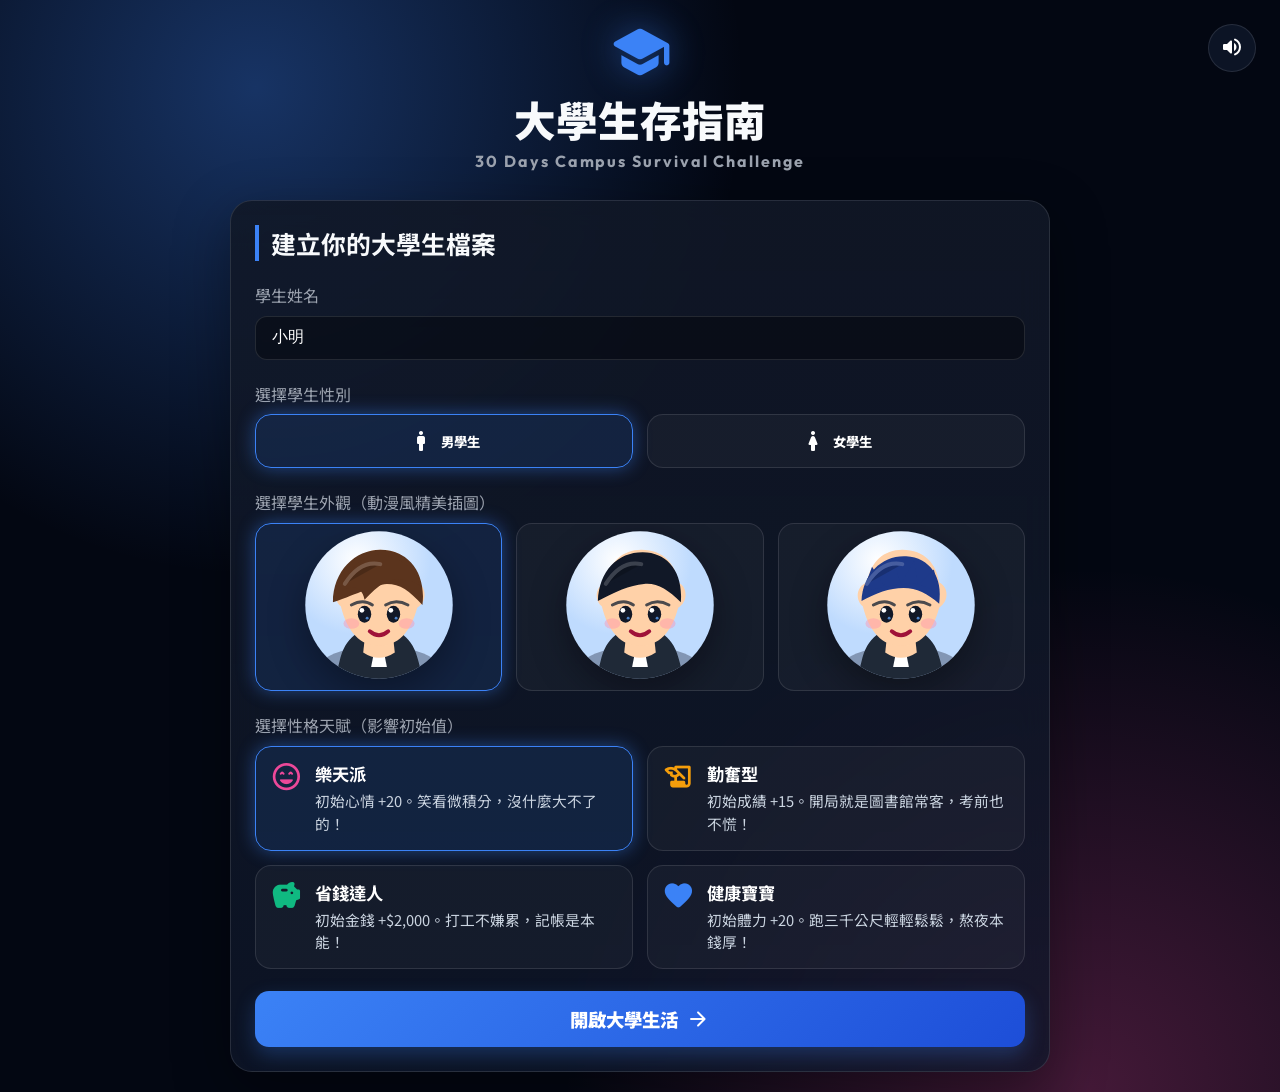
<file: index.html>
<!DOCTYPE html>
<html lang="zh-TW">
<head>
<meta charset="UTF-8" />
<meta name="viewport" content="width=device-width, initial-scale=1.0" />
<title>大學生存指南 - 30天校園生存挑戰</title>
<link href="https://fonts.googleapis.com/css2?family=Noto+Sans+TC:wght@400;500;700;900&family=Outfit:wght@400;600;800&display=swap" rel="stylesheet">
<link href="https://fonts.googleapis.com/icon?family=Material+Icons+Round" rel="stylesheet">
<style>
:root{--bg:#030712;--panel:rgba(15,23,42,.84);--border:rgba(255,255,255,.11);--blue:#3b82f6;--green:#10b981;--orange:#f59e0b;--pink:#ec4899;--yellow:#eab308;--red:#fb7185;--muted:#9ca3af;--white:#f8fafc;--brown:#b45309}*{box-sizing:border-box;margin:0;padding:0}body{font-family:'Noto Sans TC',sans-serif;color:var(--white);background:radial-gradient(circle at 20% 8%,rgba(59,130,246,.36),transparent 34%),radial-gradient(circle at 85% 100%,rgba(236,72,153,.28),transparent 34%),#030712;min-height:100vh;padding:20px;overflow-x:hidden}.app-container{max-width:1280px;margin:0 auto}.screen{display:none}.active-screen{display:flex}.glass-panel{background:linear-gradient(180deg,rgba(17,24,39,.9),rgba(15,23,42,.78));border:1px solid var(--border);border-radius:22px;box-shadow:0 18px 55px rgba(0,0,0,.38);padding:24px;backdrop-filter:blur(16px)}h1{font-size:2.6rem;font-weight:900}h2{font-size:1.55rem}h3{font-size:1.22rem}p,label{color:var(--muted);line-height:1.55}.subtitle{font-family:Outfit,sans-serif;letter-spacing:.12em;color:var(--muted);font-weight:700}.logo-area{text-align:center}.logo-icon{font-size:4rem!important;color:var(--blue);filter:drop-shadow(0 0 18px rgba(59,130,246,.48))}.btn{border:0;border-radius:14px;padding:12px 18px;font-weight:900;cursor:pointer;display:inline-flex;align-items:center;justify-content:center;gap:8px;font-family:inherit;transition:.2s;font-size:1rem}.btn:hover{transform:translateY(-2px);filter:brightness(1.12)}.btn-primary{background:linear-gradient(135deg,var(--blue),#1d4ed8);color:white;box-shadow:0 8px 20px rgba(59,130,246,.28)}.btn-secondary{background:rgba(255,255,255,.07);color:white;border:1px solid var(--border)}.btn-large{font-size:1.15rem;padding:15px 22px}.sound-btn{position:fixed;right:24px;top:24px;width:48px;height:48px;border-radius:50%;z-index:20;background:var(--panel);border:1px solid var(--border);color:white;cursor:pointer}.active-card{border-color:var(--blue)!important;box-shadow:0 0 18px rgba(59,130,246,.45)!important;background:rgba(59,130,246,.13)!important}.text-blue{color:var(--blue)}.text-green{color:var(--green)}.text-orange{color:var(--orange)}.text-pink{color:var(--pink)}.text-yellow{color:var(--yellow)}#start-screen{min-height:92vh;align-items:center;justify-content:center;flex-direction:column;gap:26px}.start-card{width:100%;max-width:820px;display:flex;flex-direction:column;gap:22px}.start-card h2{border-left:4px solid var(--blue);padding-left:12px}.input-group{display:flex;flex-direction:column;gap:8px}input{background:rgba(0,0,0,.34);border:1px solid var(--border);color:white;border-radius:12px;padding:12px 16px;font-size:1rem;outline:none}.gender-grid,.trait-grid{display:grid;grid-template-columns:repeat(2,1fr);gap:14px;margin-top:8px}.avatar-grid{display:grid;grid-template-columns:repeat(3,1fr);gap:14px;margin-top:8px}.gender-btn,.avatar-option,.trait-card{background:rgba(255,255,255,.035);border:1px solid var(--border);color:white;border-radius:16px;padding:14px;cursor:pointer;transition:.2s;font-family:inherit}.gender-btn{display:flex;justify-content:center;align-items:center;gap:8px;font-weight:800}.avatar-option{height:168px;display:flex;align-items:center;justify-content:center;overflow:hidden}.avatar-option svg{width:158px;height:158px;filter:drop-shadow(0 14px 18px rgba(0,0,0,.34))}.trait-card{display:flex;gap:12px;align-items:flex-start}.trait-card .material-icons-round{font-size:2.05rem!important}.trait-card h3{font-size:1.08rem;margin-bottom:4px}.trait-card p{font-size:.92rem;color:#cbd5e1}.gender-btn:hover,.avatar-option:hover,.trait-card:hover{transform:translateY(-2px);background:rgba(255,255,255,.075)}#game-screen{flex-direction:column;gap:20px}.game-header{display:flex;justify-content:space-between;align-items:center}.student-profile{display:flex;align-items:center;gap:16px}.profile-avatar-container{width:128px;height:128px;border:3px solid var(--blue);border-radius:50%;overflow:hidden;background:#0b1220;box-shadow:0 0 25px rgba(59,130,246,.35)}.profile-avatar-container svg{width:100%;height:100%}.student-name{font-size:1.22rem;font-weight:900}.badge{display:inline-block;margin-top:6px;border-radius:999px;padding:3px 10px;font-size:.78rem;font-weight:900}.badge.optimist{border:1px solid var(--pink);color:var(--pink);background:rgba(236,72,153,.12)}.badge.studious{border:1px solid var(--orange);color:var(--orange);background:rgba(245,158,11,.12)}.badge.frugal{border:1px solid var(--green);color:var(--green);background:rgba(16,185,129,.12)}.badge.healthy{border:1px solid var(--blue);color:var(--blue);background:rgba(59,130,246,.12)}.date-container{width:330px}.date-header-row{display:flex;justify-content:space-between;margin-bottom:8px}.semester-stage{color:var(--yellow);font-weight:900}.calendar-widget{display:grid;grid-template-columns:repeat(15,1fr);gap:4px;background:rgba(0,0,0,.25);padding:7px;border-radius:12px;border:1px solid var(--border)}.calendar-day{aspect-ratio:1;border-radius:5px;display:flex;align-items:center;justify-content:center;font-size:9px;background:rgba(255,255,255,.06);color:var(--muted);font-family:Outfit,sans-serif}.calendar-day.current{background:rgba(59,130,246,.25);outline:2px solid var(--blue);color:white}.calendar-day.past{background:rgba(16,185,129,.2);color:var(--green)}.calendar-day.exam{border:1px dashed var(--red);color:var(--red)}.game-grid{display:grid;grid-template-columns:320px 1fr;grid-template-areas:'left action' 'left shop' 'left log';gap:20px}.stats-panel{grid-area:left;display:flex;flex-direction:column;gap:16px}.action-panel{grid-area:action}.shop-panel{grid-area:shop}.log-panel{grid-area:log}.stat-item{margin-bottom:14px}.stat-header{display:flex;justify-content:space-between;align-items:center;font-weight:900}.stat-header span:first-child{display:flex;align-items:center;gap:6px}.stat-bar{height:12px;background:rgba(0,0,0,.36);border-radius:20px;overflow:hidden;margin-top:8px;border:1px solid rgba(255,255,255,.05)}.stat-fill{height:100%;border-radius:20px;transition:.35s}.blue{background:linear-gradient(90deg,#60a5fa,var(--blue))}.green{background:linear-gradient(90deg,#34d399,var(--green))}.orange{background:linear-gradient(90deg,#fbbf24,var(--orange))}.pink{background:linear-gradient(90deg,#f472b6,var(--pink))}.brown{background:linear-gradient(90deg,#d97706,var(--brown))}.section-header{display:flex;justify-content:space-between;align-items:center;margin-bottom:16px;border-bottom:1px solid var(--border);padding-bottom:12px}.section-header span{font-size:.82rem;color:var(--muted)}.action-grid{display:grid;grid-template-columns:repeat(2,1fr);gap:16px}.action-card{background:rgba(255,255,255,.035);border:1px solid var(--border);color:white;border-radius:16px;padding:16px;text-align:left;display:flex;gap:14px;cursor:pointer;transition:.2s;font-family:inherit}.action-card:hover{transform:translateY(-3px);background:rgba(255,255,255,.075)}.action-icon-box{width:48px;height:48px;border-radius:12px;display:flex;align-items:center;justify-content:center;flex:0 0 auto}.action-icon-box .material-icons-round{font-size:1.75rem}.bg-orange{background:rgba(245,158,11,.14);color:var(--orange)}.bg-green{background:rgba(16,185,129,.14);color:var(--green)}.bg-blue{background:rgba(59,130,246,.14);color:var(--blue)}.bg-pink{background:rgba(236,72,153,.14);color:var(--pink)}.bg-yellow{background:rgba(234,179,8,.14);color:var(--yellow)}.action-details h4{font-size:1.06rem}.action-details p{font-size:.86rem;margin-top:4px}.shop-tabs{display:flex;gap:10px}.shop-tab{background:transparent;color:var(--muted);border:0;border-bottom:2px solid transparent;padding:6px 8px;font-weight:900;cursor:pointer}.shop-tab.active{color:var(--blue);border-color:var(--blue)}.shop-grid{display:grid;grid-template-columns:repeat(2,1fr);gap:14px}.shop-card,.store-card{background:rgba(0,0,0,.22);border:1px solid var(--border);border-radius:16px;padding:15px}.shop-card p,.store-card p{font-size:.85rem;margin:6px 0 12px}.shop-buy,.store-buy{display:flex;justify-content:space-between;align-items:center;border-top:1px solid rgba(255,255,255,.06);padding-top:10px}.price{color:var(--green);font-weight:900}.buffs-list{display:flex;flex-direction:column;gap:8px}.no-buffs,.buff-badge,.basket-item{background:rgba(255,255,255,.045);border:1px solid var(--border);border-radius:12px;padding:10px;font-size:.88rem}.basket-item{cursor:pointer}.basket-item:hover{background:rgba(234,179,8,.12)}.log-list{max-height:210px;overflow:auto;display:flex;flex-direction:column;gap:8px}.log-item{background:rgba(255,255,255,.035);border-left:3px solid var(--blue);border-radius:8px;padding:8px 10px;font-size:.9rem}.log-time{font-family:Outfit,sans-serif;font-weight:900;color:var(--muted);margin-right:8px}.btn-clear{background:transparent;border:0;color:var(--muted);cursor:pointer}.modal-overlay{position:fixed;inset:0;display:none;align-items:center;justify-content:center;background:rgba(3,7,18,.88);backdrop-filter:blur(8px);z-index:100;padding:18px}.modal-overlay.active{display:flex}.modal-content{width:100%;max-width:650px;max-height:90vh;overflow:auto}.modal-actions{display:flex;flex-direction:column;gap:12px;margin-top:16px}.quiz-option,.ktv-option,.work-choice{font-size:1.18rem!important;justify-content:flex-start!important;text-align:left;line-height:1.45}.quiz-option.correct,.ktv-option.correct,.work-choice.correct{background:rgba(16,185,129,.22)!important;border-color:var(--green)!important;color:#bbf7d0}.quiz-option.wrong,.ktv-option.wrong,.work-choice.wrong{background:rgba(251,113,133,.18)!important;border-color:var(--red)!important;color:#fecdd3}.quiz-explain{display:none;margin-top:14px;padding:13px 15px;border:1px solid rgba(245,158,11,.26);background:rgba(245,158,11,.09);border-radius:12px;color:#fff;line-height:1.55}.question-title{font-size:1.18rem;color:white;line-height:1.65}.quiz-summary{font-size:1.1rem;color:white;line-height:1.7}.store-banner{display:flex;justify-content:space-between;align-items:center;border-bottom:2px solid var(--orange);padding-bottom:12px;margin-bottom:14px}.store-switcher{display:flex;gap:8px}.store-switch-btn{border:0;border-radius:999px;padding:7px 14px;font-weight:900;cursor:pointer;background:rgba(255,255,255,.08);color:var(--muted)}.store-switch-btn.active{background:var(--orange);color:white}.store-mini-stats{display:flex;gap:14px;background:rgba(255,255,255,.04);border:1px solid var(--border);padding:10px 13px;border-radius:12px;margin-bottom:14px}.store-shelf{display:grid;grid-template-columns:repeat(2,1fr);gap:12px;max-height:340px;overflow:auto;margin-bottom:16px}.ending-card{max-width:650px;margin:80px auto;text-align:center}.eating-content{text-align:center;max-width:400px!important}.eat-stage{position:relative;width:190px;height:190px;margin:0 auto 18px}.eat-stage svg{width:190px;height:190px}.food-fly{position:absolute;left:8px;top:15px;font-size:3rem;animation:flyFood 1.15s ease-in-out infinite}.chew{animation:chew .42s ease-in-out infinite}@keyframes flyFood{0%{transform:translate(-25px,-20px) scale(.2) rotate(-20deg);opacity:0}30%{opacity:1}75%{transform:translate(78px,70px) scale(1) rotate(15deg);opacity:1}100%{transform:translate(93px,83px) scale(.1);opacity:0}}@keyframes chew{0%,100%{transform:scale(1)}50%{transform:scale(1.05) rotate(1deg)}}@media(max-width:900px){.game-header{flex-direction:column;align-items:flex-start;gap:16px}.date-container{width:100%}.game-grid{grid-template-columns:1fr;grid-template-areas:'left' 'action' 'shop' 'log'}.action-grid,.shop-grid,.store-shelf{grid-template-columns:1fr}.gender-grid,.trait-grid{grid-template-columns:1fr}}

/* ===== 隨機事件與結局評分 ===== */
.random-event-card{border-top:3px solid var(--yellow);position:relative;overflow:hidden}.event-icon-big{font-size:2rem!important;color:var(--yellow);filter:drop-shadow(0 0 12px rgba(234,179,8,.35))}.event-title-row{display:flex;align-items:center;gap:10px}.event-choice{font-size:1.05rem!important;justify-content:flex-start!important;text-align:left;line-height:1.55;background:rgba(255,255,255,.08)!important}.event-choice:hover{background:rgba(59,130,246,.18)!important}.event-effects{display:block;color:#cbd5e1;font-size:.88rem;margin-top:4px}.ending-screen-wrap{min-height:92vh;align-items:center;justify-content:center;flex-direction:column;gap:20px}.ending-top{text-align:center}.ending-rank-card{width:100%;max-width:760px;text-align:center}.ending-title-main{font-size:2.05rem;color:#fde68a;margin-bottom:12px}.ending-rank-badge{display:inline-flex;align-items:center;justify-content:center;border-radius:999px;padding:8px 18px;font-weight:900;background:linear-gradient(135deg,#facc15,#f59e0b);color:#111827;box-shadow:0 8px 18px rgba(245,158,11,.25);margin-bottom:18px}.ending-desc{max-width:560px;margin:0 auto 22px;color:#cbd5e1;font-size:1.02rem;line-height:1.75}.ending-divider{height:1px;background:rgba(255,255,255,.1);margin:24px 0}.ending-stats-grid{display:grid;grid-template-columns:repeat(4,1fr);gap:14px}.ending-stat-box{background:rgba(0,0,0,.24);border:1px solid var(--border);border-radius:14px;padding:14px}.ending-stat-box span{display:block;color:var(--muted);font-size:.88rem;margin-bottom:6px}.ending-stat-box b{font-family:Outfit,sans-serif;font-size:1.4rem}.ending-restart{width:100%;margin-top:24px;padding:16px!important;font-size:1.15rem!important}.event-day-dot{box-shadow:0 0 0 2px rgba(234,179,8,.8)!important;background:rgba(234,179,8,.18)!important;color:#fde68a!important}
@media(max-width:900px){.ending-stats-grid{grid-template-columns:repeat(2,1fr)}}

</style>
</head>
<body>
<div class="app-container">
<button id="sound-toggle" class="sound-btn" title="音效"><span class="material-icons-round">volume_up</span></button>
<section id="start-screen" class="screen active-screen"><div class="logo-area"><span class="logo-icon material-icons-round">school</span><h1>大學生存指南</h1><p class="subtitle">30 Days Campus Survival Challenge</p></div><div class="glass-panel start-card"><h2>建立你的大學生檔案</h2><div class="input-group"><label for="player-name">學生姓名</label><input id="player-name" type="text" maxlength="8" value="小明" /></div><div><label>選擇學生性別</label><div class="gender-grid"><button class="gender-btn active-card" data-gender="male"><span class="material-icons-round">man</span>男學生</button><button class="gender-btn" data-gender="female"><span class="material-icons-round">woman</span>女學生</button></div></div><div><label>選擇學生外觀（動漫風精美插圖）</label><div class="avatar-grid"><button class="avatar-option active-card" data-avatar="1"><div id="avatar-preview-1"></div></button><button class="avatar-option" data-avatar="2"><div id="avatar-preview-2"></div></button><button class="avatar-option" data-avatar="3"><div id="avatar-preview-3"></div></button></div></div><div><label>選擇性格天賦（影響初始值）</label><div class="trait-grid"><div class="trait-card active-card" data-trait="optimist"><span class="material-icons-round text-pink">sentiment_very_satisfied</span><div><h3>樂天派</h3><p>初始心情 +20。笑看微積分，沒什麼大不了的！</p></div></div><div class="trait-card" data-trait="studious"><span class="material-icons-round text-orange">history_edu</span><div><h3>勤奮型</h3><p>初始成績 +15。開局就是圖書館常客，考前也不慌！</p></div></div><div class="trait-card" data-trait="frugal"><span class="material-icons-round text-green">savings</span><div><h3>省錢達人</h3><p>初始金錢 +$2,000。打工不嫌累，記帳是本能！</p></div></div><div class="trait-card" data-trait="healthy"><span class="material-icons-round text-blue">favorite</span><div><h3>健康寶寶</h3><p>初始體力 +20。跑三千公尺輕輕鬆鬆，熬夜本錢厚！</p></div></div></div></div><button id="start-game-btn" class="btn btn-primary btn-large">開啟大學生活 <span class="material-icons-round">arrow_forward</span></button></div></section>
<section id="game-screen" class="screen"><header class="game-header glass-panel"><div class="student-profile"><div id="display-avatar-container" class="profile-avatar-container"></div><div><div id="display-name" class="student-name">小明</div><div id="display-trait" class="badge optimist">樂天派</div></div></div><div class="date-container"><div class="date-header-row"><b>第 <span id="current-day">1</span> 天 / 30</b><span id="semester-text" class="semester-stage">期中考倒數 14 天</span></div><div id="calendar-grid" class="calendar-widget"></div></div></header><main class="game-grid"><aside class="stats-panel glass-panel"><h3>個人狀態</h3><div id="stats-box"></div><h4>持有增益與衣裝</h4><div id="buffs-container" class="buffs-list"></div><h4>隨身購物籃（點擊食用補給）</h4><div id="basket-container" class="buffs-list"></div></aside><section class="action-panel glass-panel"><div class="section-header"><h3>今日行動選擇</h3><span>選擇一項行動度過今天（每日固定開銷 -$300、飽食度 -20）</span></div><div class="action-grid" id="action-grid"></div></section><section class="shop-panel glass-panel"><div class="section-header"><h3>校園合作社</h3><div class="shop-tabs"><button class="shop-tab active" data-tab="items">被動增益</button><button class="shop-tab" data-tab="food">美味餐點</button><button class="shop-tab" data-tab="clothes">服裝更換</button></div></div><div id="shop-grid" class="shop-grid"></div></section><section class="log-panel glass-panel"><div class="section-header"><h3>每日生活日誌</h3><button id="clear-logs" class="btn-clear"><span class="material-icons-round">delete_sweep</span></button></div><div id="log-list" class="log-list"><div class="log-item"><span class="log-time">Day 1</span>大學生活開始了！請好好規劃時間、金錢、體力與心情。</div></div></section></main></section>
<section id="ending-screen" class="screen ending-screen-wrap">
  <div class="ending-top">
    <span id="ending-icon" class="logo-icon material-icons-round text-yellow">hourglass_empty</span>
    <h1>挑戰結束</h1>
    <p class="subtitle">30天校園生存挑戰評鑑結果</p>
  </div>
  <div class="glass-panel ending-rank-card">
    <h2 id="ending-name" class="ending-title-main">努力生存型大學生</h2>
    <div id="ending-rank" class="ending-rank-badge">B級評定</div>
    <p id="ending-description" class="ending-desc"></p>
    <div class="ending-divider"></div>
    <h3 style="margin-bottom:16px;color:#cbd5e1">最終結算屬性</h3>
    <div class="ending-stats-grid">
      <div class="ending-stat-box"><span>體力</span><b id="end-stamina" class="text-blue">0</b></div>
      <div class="ending-stat-box"><span>金錢</span><b id="end-money" class="text-green">$0</b></div>
      <div class="ending-stat-box"><span>成績</span><b id="end-grades" class="text-orange">0</b></div>
      <div class="ending-stat-box"><span>心情</span><b id="end-mood" class="text-pink">0</b></div>
    </div>
    <button id="restart-game-btn" class="btn btn-primary ending-restart"><span class="material-icons-round">replay</span>重新挑戰</button>
  </div>
</section>
</div>
<div id="quiz-modal" class="modal-overlay"><div class="modal-content glass-panel"><div class="section-header"><h2>今日隨堂測驗</h2><span id="quiz-progress">第 1 / 3 題</span></div><p id="quiz-question" class="question-title"></p><div id="quiz-options" class="modal-actions"></div><div id="quiz-explain" class="quiz-explain"></div><button id="quiz-next-btn" class="btn btn-primary" style="width:100%;margin-top:14px;display:none">下一題</button></div></div>
<div id="ktv-modal" class="modal-overlay"><div class="modal-content glass-panel"><div class="section-header"><h2><span class="material-icons-round text-pink">music_note</span> KTV 歌詞接龍挑戰</h2><span id="ktv-progress">第 1 / 3 題</span></div><p id="ktv-question" class="question-title"></p><div id="ktv-options" class="modal-actions"></div><div id="ktv-explain" class="quiz-explain"></div><button id="ktv-next-btn" class="btn btn-primary" style="width:100%;margin-top:14px;display:none">下一題</button></div></div>
<div id="work-modal" class="modal-overlay"><div class="modal-content glass-panel"><div class="section-header"><h2><span class="material-icons-round text-green">storefront</span> 超商大夜班打工事件</h2></div><p id="work-desc" class="question-title"></p><div id="work-choices" class="modal-actions"></div></div></div>
<div id="random-event-modal" class="modal-overlay"><div class="modal-content glass-panel random-event-card">
  <div class="section-header">
    <div class="event-title-row"><span id="random-event-icon" class="material-icons-round event-icon-big">event_note</span><h2 id="random-event-title">校園隨機事件</h2></div>
    <span id="random-event-day">Day</span>
  </div>
  <p id="random-event-desc" class="question-title"></p>
  <div id="random-event-choices" class="modal-actions"></div>
</div></div>
<div id="convenience-modal" class="modal-overlay"><div class="modal-content glass-panel"><div class="store-banner" id="store-banner"><div style="display:flex;align-items:center;gap:10px"><span class="material-icons-round text-orange" style="font-size:2.1rem">storefront</span><h2 id="store-title">7-ELEVEN 便利商店</h2></div><div class="store-switcher"><button class="store-switch-btn active" data-store="711">7-11</button><button class="store-switch-btn" data-store="familymart">全家</button></div></div><div class="store-mini-stats"><b class="text-green">金錢 $<span id="store-val-money">0</span></b><b class="text-pink">心情 <span id="store-val-mood">0</span>/100</b><b class="text-yellow">購物籃 <span id="store-val-basket-count">0</span> 件</b></div><div id="store-shelf" class="store-shelf"></div><button id="leave-store-btn" class="btn btn-secondary">離開便利商店（前進下一天）</button></div></div>
<div id="teashop-modal" class="modal-overlay"><div class="modal-content glass-panel"><div class="store-banner" style="border-bottom-color:var(--pink)"><div style="display:flex;align-items:center;gap:10px"><span class="material-icons-round text-pink" style="font-size:2.1rem">local_cafe</span><h2>台式手搖飲料街</h2></div><b class="badge optimist">可不可、得正、五十嵐</b></div><div class="store-mini-stats"><b class="text-green">金錢 $<span id="teashop-val-money">0</span></b><b class="text-pink">心情 <span id="teashop-val-mood">0</span>/100</b><b class="text-yellow">購物籃 <span id="teashop-val-basket-count">0</span> 件</b></div><div id="teashop-shelf" class="store-shelf"></div><button id="leave-teashop-btn" class="btn btn-secondary">結帳離店（前進下一天）</button></div></div>
<div id="eating-modal" class="modal-overlay"><div class="modal-content glass-panel eating-content"><h2 id="eating-item-title" class="text-pink">正在享用...</h2><div class="eat-stage"><div id="eating-avatar-container" class="chew"></div><div id="food-fly" class="food-fly">🍱</div></div><div id="eating-status-bubble" class="buff-badge"></div></div></div>
<script>
(()=>{const DAYS_TOTAL=30,$=s=>document.querySelector(s),$$=s=>document.querySelectorAll(s),rand=(a,b)=>Math.floor(Math.random()*(b-a+1))+a,clamp=n=>Math.max(0,Math.min(100,n));let soundOn=true;const traitName={optimist:'樂天派',studious:'勤奮型',frugal:'省錢達人',healthy:'健康寶寶'};const statInfo={stamina:['體力','bolt','blue'],money:['金錢','payments','green'],satiety:['飽食度','restaurant','brown'],grades:['成績','school','orange'],mood:['心情','favorite','pink']};let state={day:1,name:'小明',gender:'male',avatar:'1',trait:'optimist',stats:{stamina:100,money:10000,satiety:100,grades:50,mood:70},owned:['cloth_uniform'],equipped:'cloth_uniform',basket:[]};
function beep(freq=520,dur=.08,type='sine',vol=.24,delay=0){if(!soundOn)return;try{const ctx=beep.ctx||(beep.ctx=new (window.AudioContext||window.webkitAudioContext)());setTimeout(()=>{const o=ctx.createOscillator(),g=ctx.createGain();o.type=type;o.frequency.value=freq;g.gain.setValueAtTime(vol,ctx.currentTime);g.gain.exponentialRampToValueAtTime(.001,ctx.currentTime+dur);o.connect(g);g.connect(ctx.destination);o.start();o.stop(ctx.currentTime+dur)},delay*1000)}catch(e){}}
function playSound(name='click'){const map={click:[[620,.05]],success:[[660,.07],[880,.08,.08]],start:[[440,.08],[660,.08,.09],[880,.1,.18]],buy:[[700,.05],[930,.08,.07]],store711:[[988,.08],[1318,.08,.1],[1568,.12,.2]],family:[[523,.08],[659,.08,.09],[784,.12,.18]],tea:[[740,.06],[880,.06,.07],[1046,.1,.14]],wrong:[[220,.14]],quiz:[[600,.05],[760,.05,.07]],ktv:[[523,.08],[659,.08,.08],[784,.12,.16]],eat:[[760,.06],[980,.06,.08],[1180,.08,.16]]};(map[name]||map.click).forEach(n=>beep(n[0],n[1],name==='wrong'?'sawtooth':'sine',.24,n[2]||0))}
const outfitColor={cloth_uniform:'#1f2937',cloth_hoodie:'#60a5fa',cloth_apron:'#10b981',cloth_gown:'#f59e0b',cloth_jacket:'#ec4899',cloth_pajamas:'#f9a8d4',cloth_biker:'#111827',cloth_detective:'#a16207',cloth_cyber:'#9333ea',cloth_astronaut:'#e5e7eb',cloth_sakura:'#fb7185',cloth_sport:'#22c55e'};
function avatarSVG(type='1',gender='male',outfit='cloth_uniform'){const idx=Number(type)-1;const skin=gender==='female'?'#ffd7c8':'#ffd1a8';const cheek='#ff8fab';const cloth=outfitColor[outfit]||'#1f2937';const tie=outfit==='cloth_gown'?'#fde68a':outfit==='cloth_cyber'?'#22d3ee':outfit==='cloth_sakura'?'#f9a8d4':'#ffffff';const hairStyles={male:[
{c:'#5b341d',back:'M25 58 C25 34 42 18 61 18 C82 18 96 35 93 60 C83 49 76 44 66 44 C56 45 45 51 25 58Z',front:'M28 52 C36 30 51 20 63 22 C77 24 88 33 91 45 C81 40 72 39 64 43 C59 46 54 51 49 56 C47 45 38 44 28 52Z'},
{c:'#111827',back:'M28 57 C29 34 43 20 62 20 C80 20 93 34 91 58 C81 48 73 43 63 44 C52 45 41 50 28 57Z',front:'M29 51 C35 32 50 22 67 24 C62 29 56 35 51 45 C47 39 38 43 29 51Z'},
{c:'#1e3a8a',back:'M30 57 C31 36 46 22 64 23 C82 24 92 39 89 59 C80 51 72 47 62 47 C51 47 41 51 30 57Z',front:'M31 50 L38 31 L47 45 L54 25 L60 44 L70 26 L73 45 L85 33 L89 52 C78 45 71 43 62 44 C50 45 41 48 31 50Z'}],female:[{c:'#7c2d12',back:'M24 63 C23 34 40 17 61 17 C84 17 99 37 94 68 C83 57 78 47 69 45 C58 54 43 47 24 63Z',front:'M31 50 C38 28 54 21 67 23 C60 29 52 37 48 48 C44 42 36 45 31 50Z',extra:'<path d="M25 62 C18 83 25 104 42 107" fill="none" stroke="HAIRC" stroke-width="14" stroke-linecap="round"/><path d="M94 63 C102 82 96 103 79 107" fill="none" stroke="HAIRC" stroke-width="14" stroke-linecap="round"/>'},{c:'#581c87',back:'M25 61 C24 34 41 17 62 18 C84 19 98 38 93 66 C82 54 77 45 67 44 C57 51 43 48 25 61Z',front:'M30 50 C37 30 55 19 75 28 C66 31 59 37 54 47 C48 39 38 43 30 50Z',extra:'<circle cx="25" cy="71" r="13" fill="HAIRC"/><circle cx="95" cy="71" r="13" fill="HAIRC"/><circle cx="25" cy="71" r="6" fill="#f9a8d4"/><circle cx="95" cy="71" r="6" fill="#f9a8d4"/>'},{c:'#be185d',back:'M24 63 C24 35 42 18 63 19 C83 20 98 38 94 68 C83 58 75 49 66 46 C56 55 42 50 24 63Z',front:'M30 51 C37 30 54 20 75 29 C67 34 58 38 52 48 C47 41 39 44 30 51Z',extra:'<path d="M27 68 C22 88 34 102 50 99" fill="none" stroke="HAIRC" stroke-width="11" stroke-linecap="round"/><path d="M92 68 C98 88 86 102 70 99" fill="none" stroke="HAIRC" stroke-width="11" stroke-linecap="round"/>'}]};const h=hairStyles[gender][idx]||hairStyles[gender][0];const extra=(h.extra||'').replaceAll('HAIRC',h.c);let deco='';if(outfit==='cloth_astronaut')deco='<circle cx="60" cy="64" r="42" fill="rgba(147,197,253,.13)" stroke="#93c5fd" stroke-width="4"/><circle cx="84" cy="55" r="4" fill="#93c5fd"/>';if(outfit==='cloth_cyber')deco='<path d="M82 70 L98 67" stroke="#22d3ee" stroke-width="4" stroke-linecap="round"/><circle cx="98" cy="67" r="5" fill="#22d3ee"/><path d="M43 98 L77 98" stroke="#22d3ee" stroke-width="3"/>';if(outfit==='cloth_sakura')deco='<text x="76" y="93" font-size="15">🌸</text><text x="33" y="93" font-size="13">🌸</text>';if(outfit==='cloth_pajamas')deco='<text x="75" y="94" font-size="16">🐰</text>';if(outfit==='cloth_jacket')deco='<path d="M38 93 H82" stroke="#fff" stroke-width="3" opacity=".7"/>';return `<svg viewBox="0 0 120 120" xmlns="http://www.w3.org/2000/svg"><defs><clipPath id="circleClip"><circle cx="60" cy="60" r="56"/></clipPath><radialGradient id="bgGrad" cx="35%" cy="20%"><stop offset="0" stop-color="#ffffff"/><stop offset="1" stop-color="#bfdbfe"/></radialGradient></defs><circle cx="60" cy="60" r="56" fill="url(#bgGrad)"/><g clip-path="url(#circleClip)"><ellipse cx="60" cy="111" rx="48" ry="20" fill="#020617" opacity=".32"/>${extra}<path d="M30 103 C34 84 46 77 60 77 C74 77 86 84 90 103 L96 126 H24Z" fill="${cloth}"/><path d="M48 81 L60 101 L72 81" fill="#f8fafc" opacity=".95"/><path d="M58 87 H62 L66 107 H54Z" fill="${tie}"/><path d="M50 78 H70 L72 96 Q60 104 48 96Z" fill="${skin}"/><path d="M31 61 C25 56 26 46 34 43 C37 27 47 18 61 18 C78 18 87 29 89 43 C96 46 97 57 89 62 C84 81 74 91 60 91 C46 91 36 81 31 61Z" fill="${skin}"/><path d="${h.back}" fill="${h.c}"/><path d="${h.front}" fill="${h.c}"/><path d="M39 60 Q48 55 55 60" fill="none" stroke="#1f2937" stroke-width="2.2" stroke-linecap="round" opacity=".8"/><path d="M65 60 Q73 55 82 60" fill="none" stroke="#1f2937" stroke-width="2.2" stroke-linecap="round" opacity=".8"/><ellipse cx="49" cy="67" rx="5.1" ry="6.4" fill="#111827"/><ellipse cx="71" cy="67" rx="5.1" ry="6.4" fill="#111827"/><circle cx="47" cy="64" r="1.8" fill="#fff"/><circle cx="69" cy="64" r="1.8" fill="#fff"/><circle cx="51" cy="70" r="1.1" fill="#60a5fa" opacity=".75"/><circle cx="73" cy="70" r="1.1" fill="#60a5fa" opacity=".75"/><ellipse cx="39" cy="74" rx="6" ry="4" fill="${cheek}" opacity=".42"/><ellipse cx="81" cy="74" rx="6" ry="4" fill="${cheek}" opacity=".42"/><path d="M53 80 Q60 86 67 80" fill="none" stroke="#9f1239" stroke-width="3" stroke-linecap="round"/><path d="M34 44 C43 30 52 27 61 29" stroke="#ffffff" stroke-width="3" opacity=".18" stroke-linecap="round"/>${deco}</g></svg>`}
const actions=[{id:'study',icon:'menu_book',box:'bg-orange',title:'讀書學習',desc:'回答 3 題國文、數學、歷史題目，最後結算分數。',changes:{stamina:-10,satiety:-10,mood:-5,money:-100,grades:0},type:'quiz'},{id:'work',icon:'storefront',box:'bg-green',title:'打工賺錢',desc:'超商大夜班會出現不同情境題，選完會給解析。',changes:{stamina:-20,satiety:-15,mood:-10,money:1500,grades:-3},type:'work'},{id:'sleep',icon:'bedtime',box:'bg-blue',title:'睡覺休息',desc:'回宿舍睡到自然醒，徹底恢復體力。',changes:{stamina:30,satiety:-5,mood:5}},{id:'play',icon:'sports_esports',box:'bg-pink',title:'休閒娛樂',desc:'KTV 歌詞接龍，最後結算心情加成。',changes:{stamina:-10,satiety:-10,money:-600,mood:0,grades:-5},type:'ktv'},{id:'goshop',icon:'local_mall',box:'bg-yellow',title:'逛便利商店',desc:'前往 7-11 或全家，買鮮食與零食放入購物籃。',changes:{stamina:-3,mood:5},type:'store'},{id:'gotea',icon:'local_cafe',box:'bg-pink',title:'買手搖飲料',desc:'購買可不可、得正、五十嵐等飲品。',changes:{stamina:-3,mood:10},type:'tea'}];
const shop={items:[{id:'coffee',name:'提神咖啡',price:300,desc:'購買後體力 +3，適合熬夜前補一下。',effect:{stamina:3}},{id:'textbook',name:'微積分聖經',price:1200,desc:'購買後成績 +4，讀書比較有方向。',effect:{grades:4}},{id:'chair',name:'人體工學椅',price:2000,desc:'購買後體力 +10，久坐讀書比較不累。',effect:{stamina:10}},{id:'counseling',name:'心理諮商服務',price:800,desc:'購買後心情 +40，壓力太大時很有用。',effect:{mood:40}}],food:[{id:'food_riceball',name:'超商三角御飯糰',price:45,desc:'食用後飽食度 +20',effect:{satiety:20},emoji:'🍙'},{id:'food_bento',name:'台鐵排骨便當',price:100,desc:'食用後飽食度 +50、體力 +5',effect:{satiety:50,stamina:5},emoji:'🍱'},{id:'food_pizza',name:'豪華芝心比薩',price:250,desc:'食用後飽食度 +80、心情 +15',effect:{satiety:80,mood:15},emoji:'🍕'}],clothes:[{id:'cloth_uniform',name:'校園經典制服',price:0,desc:'普通制服，免費裝備，無額外效果',effect:{}},{id:'cloth_hoodie',name:'藍色棉花糖帽T',price:800,desc:'柔軟可愛，購買後體力 +5',effect:{stamina:5}},{id:'cloth_apron',name:'幸運打工圍裙',price:2000,desc:'打工風格，購買後金錢 +300',effect:{money:300}},{id:'cloth_gown',name:'黃金學術袍',price:3000,desc:'學霸感滿滿，購買後成績 +8',effect:{grades:8}},{id:'cloth_jacket',name:'潮牌粉色防風夾克',price:4500,desc:'拍照很好看，購買後心情 +10',effect:{mood:10}},{id:'cloth_pajamas',name:'粉紅兔兔睡衣',price:1500,desc:'超萌睡衣，購買後心情 +12',effect:{mood:12}},{id:'cloth_biker',name:'黑色機車防摔服',price:3500,desc:'帥氣實用，購買後體力 +8',effect:{stamina:8}},{id:'cloth_detective',name:'英倫神探風衣',price:2800,desc:'有推理感，購買後成績 +6',effect:{grades:6}},{id:'cloth_cyber',name:'賽博霓虹外套',price:6000,desc:'未來感十足，購買後心情 +15',effect:{mood:15}},{id:'cloth_astronaut',name:'星際小太空服',price:8000,desc:'最吸睛服裝，購買後體力 +10、心情 +10',effect:{stamina:10,mood:10}},{id:'cloth_sakura',name:'櫻花學園外套',price:2600,desc:'日系可愛風，購買後心情 +8',effect:{mood:8}},{id:'cloth_sport',name:'活力運動套裝',price:2200,desc:'青春運動風，購買後體力 +12',effect:{stamina:12}}]};
const stores={711:{title:'7-ELEVEN 便利商店',sound:'store711',items:[{name:'御飯糰鮪魚',price:45,desc:'快速補充能量，飽食度 +20',effect:{satiety:20},emoji:'🍙'},{name:'大亨堡',price:49,desc:'熱狗加麵包，飽食度 +25、心情 +3',effect:{satiety:25,mood:3},emoji:'🌭'},{name:'關東煮套餐',price:85,desc:'冬天必吃，飽食度 +40、心情 +8',effect:{satiety:40,mood:8},emoji:'🍢'},{name:'CITY CAFE 拿鐵',price:65,desc:'上課前提神，體力 +10、心情 +5',effect:{stamina:10,mood:5},emoji:'☕'},{name:'雞胸肉沙拉',price:89,desc:'健康選擇，飽食度 +35、體力 +8',effect:{satiety:35,stamina:8},emoji:'🥗'},{name:'布丁',price:35,desc:'甜點療癒，心情 +12',effect:{mood:12},emoji:'🍮'}]},familymart:{title:'全家便利商店',sound:'family',items:[{name:'夯番薯',price:39,desc:'香甜又便宜，飽食度 +30、心情 +5',effect:{satiety:30,mood:5},emoji:'🍠'},{name:'媽媽煮藝便當',price:95,desc:'像家裡味道，飽食度 +55、心情 +8',effect:{satiety:55,mood:8},emoji:'🍱'},{name:'Fami霜淇淋',price:49,desc:'飯後甜點，心情 +18、飽食度 +8',effect:{mood:18,satiety:8},emoji:'🍦'},{name:'茶葉蛋兩顆',price:30,desc:'便宜蛋白質，飽食度 +18、體力 +5',effect:{satiety:18,stamina:5},emoji:'🥚'},{name:'明太子飯糰',price:49,desc:'鹹香好吃，飽食度 +24、心情 +4',effect:{satiety:24,mood:4},emoji:'🍙'},{name:'舒跑',price:30,desc:'運動後補充，體力 +12',effect:{stamina:12},emoji:'🥤'}]}};
const teaItems=[{brand:'可不可熟成紅茶',name:'熟成紅茶',price:35,desc:'經典茶香，心情 +10',effect:{mood:10},emoji:'🧋'},{brand:'可不可熟成紅茶',name:'白玉歐蕾',price:65,desc:'白玉Q彈，心情 +18、飽食度 +8',effect:{mood:18,satiety:8},emoji:'🧋'},{brand:'得正',name:'春烏龍',price:40,desc:'清香回甘，心情 +12',effect:{mood:12},emoji:'🍵'},{brand:'得正',name:'芝士奶蓋春烏龍',price:70,desc:'奶蓋濃郁，心情 +22、飽食度 +10',effect:{mood:22,satiety:10},emoji:'🧋'},{brand:'五十嵐',name:'珍珠奶茶',price:60,desc:'經典珍奶，心情 +18、飽食度 +12',effect:{mood:18,satiety:12},emoji:'🧋'},{brand:'五十嵐',name:'四季春青茶',price:35,desc:'清爽解膩，心情 +9',effect:{mood:9},emoji:'🍵'}];
const studyQuestions=[{sub:'國文',q:'「床前明月光，疑是地上霜」的作者是誰？',opts:['李白','杜甫','白居易','王維'],ans:0,exp:'這句出自李白的〈靜夜思〉，描寫夜晚看到月光時產生思鄉之情。'},{sub:'數學',q:'若 3x + 6 = 21，請問 x 等於多少？',opts:['3','5','7','9'],ans:1,exp:'3x+6=21，先兩邊減 6 得 3x=15，再除以 3，所以 x=5。'},{sub:'歷史',q:'辛亥革命後建立的政體是？',opts:['秦朝','中華民國','唐朝','清朝'],ans:1,exp:'辛亥革命推翻清朝帝制，之後建立中華民國。'},{sub:'國文',q:'「近朱者赤，近墨者黑」主要在說明什麼？',opts:['環境會影響人','顏色很重要','讀書要專心','天氣會變化'],ans:0,exp:'這句成語表示一個人容易受到周遭環境與朋友影響。'},{sub:'數學',q:'一個三角形的內角和是多少度？',opts:['90度','180度','270度','360度'],ans:1,exp:'平面三角形的三個內角相加一定是 180 度。'},{sub:'歷史',q:'台灣在 1895 年因哪一個條約割讓給日本？',opts:['馬關條約','南京條約','辛丑條約','巴黎和約'],ans:0,exp:'1895年清朝與日本簽訂馬關條約，台灣被割讓給日本。'}];
const ktvQuestions=[{song:'周杰倫〈晴天〉',q:'故事的小黃花，從出生那年就飄著，請接下一句：',opts:['童年的盪鞦韆，隨記憶一直晃到現在','天青色等煙雨，而我在等你','我一路向北，離開有你的季節','雨下整夜，我的愛溢出就像雨水'],ans:0,exp:'下一句是「童年的盪鞦韆，隨記憶一直晃到現在」。'},{song:'五月天〈倔強〉',q:'「我和我最後的倔強」後面是？',opts:['握緊雙手絕對不放','最美的願望一定最瘋狂','逆風的方向更適合飛翔','不怕千萬人阻擋'],ans:0,exp:'歌詞接的是「握緊雙手絕對不放」。'},{song:'周杰倫〈稻香〉',q:'「還記得你說家是唯一的城堡」後面是？',opts:['隨著稻香河流繼續奔跑','微微笑 小時候的夢我知道','不要哭讓螢火蟲帶著你逃跑','鄉間的歌謠永遠的依靠'],ans:0,exp:'下一句是「隨著稻香河流繼續奔跑」。'}];
const workEvents=[{desc:'凌晨客人突然很多，貨架也還沒補完，你會怎麼做？',opts:[['先處理結帳人潮，再補貨',{money:300,mood:3},'你保持冷靜，店長稱讚你反應好。','解析：服務業遇到尖峰時，最重要是先處理顧客等待問題，讓結帳流程順暢後再補貨。'],['直接躲到倉庫休息',{money:-200,mood:-10},'被店長發現偷懶，薪水被扣。','解析：逃避問題會讓顧客等待更久，也會影響主管對你的信任。'],['跟客人吵架',{money:-300,mood:-15},'客訴讓你心情變差。','解析：面對抱怨要先安撫，直接吵架通常會讓事情更嚴重。']]},{desc:'客人發現咖啡機故障，排隊的人開始抱怨，你會怎麼做？',opts:[['先道歉並貼公告，請客人改選其他飲品',{money:250,mood:5},'處理得很穩，降低衝突。','解析：先道歉、說明狀況並提供替代方案，是最安全也最有效的處理方式。'],['假裝沒看到',{mood:-12},'抱怨變多，你壓力上升。','解析：忽略問題會讓客人更不滿，也會讓現場更混亂。'],['直接關店',{money:-500,mood:-8},'店長非常傻眼。','解析：問題只在咖啡機，不需要停止整間店營業，處理要符合比例。']]},{desc:'交班前發現收銀短少 100 元，你會怎麼做？',opts:[['立刻回報並一起核對',{money:200,grades:1},'誠實處理，店長願意協助。','解析：金錢問題要透明處理，主動回報可以避免誤會，也展現責任感。'],['偷偷補自己的錢',{money:-100,mood:-5},'雖然解決了，但你很心累。','解析：自己補錢不一定能找出真正原因，下次可能還會發生。'],['裝作不知道',{money:-200,mood:-10},'隔天被查出來，印象變差。','解析：逃避會讓信任降低，交班紀錄和回報比裝沒事更重要。']]}];
const randomEventDays=[3,6,9,12,16,20,24,27];
const randomEvents=[
 {icon:'event_note',title:'超商點數即將過期',desc:'你發現 APP 裡累積的超商點數今天半夜就會過期，點數可以換一些咖啡或小零食。',choices:[['全部兌換成美式咖啡',{stamina:15,satiety:5},'你把點數換成咖啡，上課比較有精神。'],['太懶了，任由它過期',{mood:-2},'點數過期了，你有點懊惱。']]},
 {icon:'today',title:'宿舍聯誼活動邀約',desc:'隔壁寢室邀請你參加週末聯誼，聽說有很多好吃的，但需要花錢買入場券，也會消耗體力。',choices:[['精心打扮去聯誼',{money:-400,mood:15,stamina:-5},'你認識新朋友，心情大幅提升。'],['婉拒，留在宿舍大掃除',{satiety:-5,mood:5,stamina:-5},'宿舍變乾淨了，心情也穩定了一點。']]},
 {icon:'local_library',title:'圖書館座位大作戰',desc:'期中考前圖書館座位爆滿，你好不容易看到一個空位，但朋友也想找你聊天。',choices:[['堅持留下來讀書',{grades:10,mood:-3,stamina:-5},'你專心讀完一章，成績進步。'],['跟朋友去聊天',{mood:12,grades:-4},'心情變好，但讀書進度落後。']]},
 {icon:'umbrella',title:'突然下大雨',desc:'你出門上課時突然下起大雨，沒有帶傘。',choices:[['衝去教室',{stamina:-8,mood:-5},'你淋濕了，體力和心情下降。'],['買一把傘',{money:-150,mood:3},'雖然花錢，但至少保持乾爽。']]},
 {icon:'groups',title:'小組報告臨時開會',desc:'組員臨時說今晚要討論報告，剛好你原本想休息。',choices:[['參加討論並分工',{grades:8,stamina:-8,mood:-2},'報告進度增加，成績更有保障。'],['找理由不參加',{mood:5,grades:-6},'你休息了，但小組進度受到影響。']]},
 {icon:'sports_esports',title:'朋友邀請打遊戲',desc:'室友揪你打排位，說只打一場，但通常會打到半夜。',choices:[['打一場就好',{mood:8,stamina:-6,grades:-2},'你放鬆了一下，但讀書時間變少。'],['忍住不玩，早點睡',{stamina:12,mood:-2},'你補充了睡眠，隔天比較有精神。']]},
 {icon:'restaurant',title:'系上免費便當',desc:'系學會活動剩下一些便當，可以免費領取。',choices:[['立刻去領便當',{satiety:45,mood:5},'免費便當真香，飽食度大幅提升。'],['不好意思拿，直接離開',{mood:-1},'你錯過了免費補給。']]},
 {icon:'school',title:'老師加開小考',desc:'老師突然宣布下週小考，現在開始準備還來得及。',choices:[['今晚先複習',{grades:12,stamina:-8,mood:-3},'你提前準備，成績更穩。'],['先放著，之後再說',{mood:4,grades:-5},'暫時輕鬆，但壓力往後累積。']]}
];
function resetStatsByTrait(){state.stats={stamina:100,money:10000,satiety:100,grades:50,mood:70};if(state.trait==='optimist')state.stats.mood=90;if(state.trait==='studious')state.stats.grades=65;if(state.trait==='frugal')state.stats.money=12000;if(state.trait==='healthy')state.stats.stamina=100}
function applyEffects(effects){Object.entries(effects).forEach(([k,v])=>{if(k==='money')state.stats.money=Math.max(0,state.stats.money+v);else state.stats[k]=clamp((state.stats[k]||0)+v)});updateUI()}function daily(){applyEffects({money:-300,satiety:-20})}function addLog(text){$('#log-list').insertAdjacentHTML('beforeend',`<div class="log-item"><span class="log-time">Day ${state.day}</span>${text}</div>`);$('#log-list').scrollTop=$('#log-list').scrollHeight}function nextDay(){
 if(state.day>=DAYS_TOTAL)return showEnding();
 state.day++;
 updateUI();
 if(randomEventDays.includes(state.day) && Math.random()<0.75){setTimeout(openRandomEvent,350)}
}
function gradeEnding(){const s=state.stats;let score=s.grades*0.38+s.mood*0.22+s.stamina*0.18+Math.min(s.money/16000*100,100)*0.22;if(score>=88)return {rank:'S級評定',name:'學霸人生勝利組',icon:'workspace_premium',desc:'恭喜你！你在30天裡把成績、生活和心情都管理得很好，是老師眼中的模範大學生，也是同學眼中的時間管理高手。'};if(score>=75)return {rank:'A級評定',name:'穩定成長型大學生',icon:'military_tech',desc:'你順利度過30天，雖然偶爾會偷懶或花錢，但整體表現穩定，已經掌握大學生活的節奏。'};if(score>=60)return {rank:'B級延期待觀察',name:'延畢邊緣・努力補救型',icon:'hourglass_empty',desc:'你勉強撐過30天，但成績、金錢或體力有明顯弱點。還好現在發現問題不算太晚，下次記得更平均分配時間和資源。'};return {rank:'C級警告',name:'大五老油條預備軍',icon:'warning',desc:'你的大學生活有點失控，可能太常娛樂、太少讀書，或金錢管理不佳。建議重新挑戰，讓成績、心情、體力都不要掉太低。'} }
function showEnding(){const e=gradeEnding();$('#game-screen').classList.remove('active-screen');$('#ending-screen').classList.add('active-screen');$('#ending-icon').textContent=e.icon;$('#ending-name').textContent=e.name;$('#ending-rank').textContent=e.rank;$('#ending-description').textContent=e.desc;$('#end-stamina').textContent=state.stats.stamina;$('#end-money').textContent='$'+state.stats.money.toLocaleString();$('#end-grades').textContent=state.stats.grades;$('#end-mood').textContent=state.stats.mood;playSound('success')}
function findItem(id){return [...shop.items,...shop.food,...shop.clothes].find(x=>x.id===id)}function updateUI(){if(!$('#current-day'))return;$('#current-day').textContent=state.day;const remain=DAYS_TOTAL-state.day;$('#semester-text').textContent=remain<=7?`期末考倒數 ${remain} 天`:(state.day<15?'期中考倒數 14 天':'期末考倒數 14 天');$('#display-name').textContent=state.name;$('#display-trait').textContent=traitName[state.trait];$('#display-trait').className=`badge ${state.trait}`;$('#display-avatar-container').innerHTML=avatarSVG(state.avatar,state.gender,state.equipped);$('#stats-box').innerHTML=Object.entries(statInfo).map(([k,[name,icon,color]])=>{let val=state.stats[k],show=k==='money'?'$'+val.toLocaleString():val+'/100',w=k==='money'?Math.min(val/16000*100,100):val;return `<div class="stat-item"><div class="stat-header"><span><span class="material-icons-round">${icon}</span>${name}</span><b>${show}</b></div><div class="stat-bar"><div class="stat-fill ${color}" style="width:${w}%"></div></div></div>`}).join('');$('#calendar-grid').innerHTML=Array.from({length:30},(_,i)=>`<div class="calendar-day ${i+1<state.day?'past':i+1===state.day?'current':''} ${[15,30].includes(i+1)?'exam':''} ${randomEventDays.includes(i+1)?'event-day-dot':''}">${i+1}</div>`).join('');$('#buffs-container').innerHTML=state.owned.length?state.owned.map(id=>`<div class="buff-badge">🎒 ${findItem(id)?.name||id}${id===state.equipped?'（穿著中）':''}</div>`).join(''):'<div class="no-buffs">無道具增益，快去商店逛逛！</div>';$('#basket-container').innerHTML=state.basket.length?state.basket.map((it,i)=>`<div class="basket-item" data-eat="${i}">${it.emoji||'🍱'} ${it.name}：${it.desc}</div>`).join(''):'<div class="no-buffs">購物籃空空如也，快去買點東西吧！</div>';['store','teashop'].forEach(prefix=>{let m=$(`#${prefix}-val-money`),mo=$(`#${prefix}-val-mood`),c=$(`#${prefix}-val-basket-count`);if(m)m.textContent=state.stats.money.toLocaleString();if(mo)mo.textContent=state.stats.mood;if(c)c.textContent=state.basket.length})}
function renderActions(){$('#action-grid').innerHTML=actions.map(a=>`<button class="action-card" data-action="${a.id}"><div class="action-icon-box ${a.box}"><span class="material-icons-round">${a.icon}</span></div><div class="action-details"><h4>${a.title}</h4><p>${a.desc}</p></div></button>`).join('')}function renderShop(cat='items'){$('#shop-grid').dataset.category=cat;$('#shop-grid').innerHTML=shop[cat].map(it=>{let owned=state.owned.includes(it.id);return `<div class="shop-card"><h4>${it.name}</h4><p>${it.desc}</p><div class="shop-buy"><span class="price">${it.price?'$'+it.price:'免費'}</span><button class="btn btn-secondary buy-btn" data-id="${it.id}" data-cat="${cat}">${cat==='clothes'&&owned?(state.equipped===it.id?'穿著中':'更換'):owned&&cat!=='food'?'已擁有':'購買'}</button></div></div>`}).join('')}function switchShopTab(cat){$$('.shop-tab').forEach(t=>t.classList.toggle('active',t.dataset.tab===cat));renderShop(cat)}
function handleAction(a){playSound('click');if(a.type==='quiz')return startQuiz(a);if(a.type==='ktv')return startKTV(a);if(a.type==='work')return openWork(a);if(a.type==='store'){daily();applyEffects(a.changes);openStore();addLog('你前往便利商店，可以選購食物放入購物籃。');return}if(a.type==='tea'){daily();applyEffects(a.changes);openTea();addLog('你前往手搖飲料街，可以選購飲料放入購物籃。');return}daily();applyEffects(a.changes);addLog(`完成行動：${a.title}，數值已更新。`);playSound('success');nextDay()}
function runQuestionModal(kind,questions,baseChanges,finishText){let modal=$(`#${kind}-modal`),progress=$(`#${kind}-progress`),qEl=$(`#${kind}-question`),optsEl=$(`#${kind}-options`),exEl=$(`#${kind}-explain`),nextBtn=$(`#${kind}-next-btn`);let qs=[...questions].sort(()=>Math.random()-.5).slice(0,3),idx=0,score=0,answered=false;function show(){answered=false;let item=qs[idx];progress.textContent=`第 ${idx+1} / 3 題`;qEl.innerHTML=kind==='quiz'?`科目：<b class="text-orange">${item.sub}</b><br>${item.q}`:`歌曲：<b class="text-pink">${item.song}</b><br>${item.q}`;optsEl.innerHTML=item.opts.map((o,i)=>`<button class="btn btn-secondary ${kind==='quiz'?'quiz-option':'ktv-option'}" data-i="${i}">${String.fromCharCode(65+i)}. ${o}</button>`).join('');exEl.style.display='none';exEl.innerHTML='';nextBtn.style.display='none';nextBtn.textContent=idx===2?'看結果':'下一題';optsEl.querySelectorAll('button').forEach(btn=>btn.onclick=()=>{if(answered)return;answered=true;let ok=+btn.dataset.i===item.ans;if(ok){score++;btn.classList.add('correct');playSound('success')}else{btn.classList.add('wrong');optsEl.querySelector(`[data-i="${item.ans}"]`).classList.add('correct');playSound('wrong')}exEl.innerHTML=`<b>正確答案：</b>${item.opts[item.ans]}<br><b>解析：</b>${item.exp}`;exEl.style.display='block';nextBtn.style.display='inline-flex'})}function finish(){daily();let plus=kind==='quiz'?score*8:score*10;let penalty=(3-score)*2;let effects={...baseChanges};if(kind==='quiz'){effects.grades=(effects.grades||0)+plus-penalty}else{effects.mood=(effects.mood||0)+plus;effects.grades=(effects.grades||0)-penalty}applyEffects(effects);qEl.innerHTML=`<div class="quiz-summary">挑戰完成！<br>答對 <b class="text-green">${score}</b> / 3 題。<br>${kind==='quiz'?`成績 +${plus}，答錯扣分 -${penalty}`:`心情 +${plus}，答錯造成成績 -${penalty}`}。</div>`;optsEl.innerHTML='';exEl.style.display='none';nextBtn.textContent='完成並前進下一天';nextBtn.style.display='inline-flex';nextBtn.onclick=()=>{modal.classList.remove('active');addLog(finishText(score,plus,penalty));nextDay()}}nextBtn.onclick=()=>{idx++;idx<3?show():finish()};playSound(kind==='quiz'?'quiz':'ktv');modal.classList.add('active');show()}
function startQuiz(a){runQuestionModal('quiz',studyQuestions,a.changes,(s,p,pen)=>`讀書學習完成，答對 ${s}/3 題，成績 +${p}，答錯扣分 -${pen}。`)}function startKTV(a){runQuestionModal('ktv',ktvQuestions,a.changes,(s,p,pen)=>`KTV 歌詞接龍完成，答對 ${s}/3 題，心情 +${p}，成績扣分 -${pen}。`)}
function openWork(a){playSound('store711');let ev=workEvents[rand(0,workEvents.length-1)];$('#work-desc').textContent=ev.desc;$('#work-choices').innerHTML=ev.opts.map((o,i)=>`<button class="btn btn-secondary work-choice" data-i="${i}">${o[0]}</button>`).join('')+`<div id="work-explain" class="quiz-explain"></div><button id="work-next-btn" class="btn btn-primary" style="width:100%;margin-top:10px;display:none">完成並前進下一天</button>`;$$('.work-choice').forEach(b=>b.onclick=()=>{$$('.work-choice').forEach(x=>x.disabled=true);daily();applyEffects(a.changes);let choice=ev.opts[+b.dataset.i];applyEffects(choice[1]);b.classList.add(+b.dataset.i===0?'correct':'wrong');$('#work-explain').innerHTML=`<b>選擇結果：</b>${choice[2]}<br><b>${choice[3]}</b>`;$('#work-explain').style.display='block';$('#work-next-btn').style.display='inline-flex';playSound(+b.dataset.i===0?'success':'wrong');$('#work-next-btn').onclick=()=>{addLog(`打工事件：${choice[2]} ${choice[3]}`);$('#work-modal').classList.remove('active');nextDay()}});$('#work-modal').classList.add('active')}
function openRandomEvent(){let ev=randomEvents[rand(0,randomEvents.length-1)];$('#random-event-icon').textContent=ev.icon;$('#random-event-title').textContent=ev.title;$('#random-event-day').textContent=`第 ${state.day} 天`;$('#random-event-desc').textContent=ev.desc;$('#random-event-choices').innerHTML=ev.choices.map((c,i)=>`<button class="btn btn-secondary event-choice" data-event-choice="${i}">${c[0]}<span class="event-effects">${Object.entries(c[1]).map(([k,v])=>`${statInfo[k]?.[0]||k} ${v>0?'+':''}${v}`).join('、')}</span></button>`).join('');$$('[data-event-choice]').forEach(btn=>btn.onclick=()=>{let choice=ev.choices[+btn.dataset.eventChoice];applyEffects(choice[1]);addLog(`隨機事件「${ev.title}」：${choice[2]}`);$('#random-event-modal').classList.remove('active');playSound('success')});$('#random-event-modal').classList.add('active');playSound('quiz')}
function renderStore(name='711'){$$('.store-switch-btn').forEach(b=>b.classList.toggle('active',b.dataset.store===name));let st=stores[name];playSound(st.sound);$('#store-title').textContent=st.title;$('#store-shelf').innerHTML=st.items.map((it,i)=>`<div class="store-card"><h4>${it.emoji} ${it.name}</h4><p>${it.desc}</p><div class="store-buy"><span class="price">$${it.price}</span><button class="btn btn-secondary store-buy-btn" data-store="${name}" data-i="${i}">加入購物籃</button></div></div>`).join('');updateUI()}function openStore(){renderStore('711');$('#convenience-modal').classList.add('active')}function openTea(){playSound('tea');$('#teashop-shelf').innerHTML=teaItems.map((it,i)=>`<div class="store-card"><h4>${it.emoji} ${it.brand}｜${it.name}</h4><p>${it.desc}</p><div class="store-buy"><span class="price">$${it.price}</span><button class="btn btn-secondary tea-buy-btn" data-i="${i}">加入購物籃</button></div></div>`).join('');updateUI();$('#teashop-modal').classList.add('active')}function buyStoreProduct(it){if(state.stats.money<it.price){playSound('wrong');return addLog('金錢不足，無法購買！')}state.stats.money-=it.price;state.basket.push(it);playSound('buy');addLog(`加入購物籃：${it.name}。`);updateUI()}
function buyItem(item,cat){if(!item)return;if(cat==='clothes'&&state.owned.includes(item.id)){state.equipped=item.id;addLog(`已更換服裝：${item.name}，角色外觀已變更。`);playSound('success');renderShop(cat);updateUI();return}if(cat!=='food'&&state.owned.includes(item.id))return;if(state.stats.money<item.price){playSound('wrong');return addLog('金錢不足，無法購買！')}state.stats.money-=item.price;if(cat==='food')state.basket.push({...item});else{state.owned.push(item.id);if(cat==='clothes')state.equipped=item.id;applyEffects(item.effect)}playSound('buy');addLog(cat==='clothes'?`購買並穿上：${item.name}，角色外觀已變更。`:`購買：${item.name}。`);renderShop(cat);updateUI()}function eatItem(i){const item=state.basket.splice(i,1)[0];if(!item)return;applyEffects(item.effect);$('#eating-item-title').textContent=`正在享用：${item.name}`;$('#eating-avatar-container').innerHTML=avatarSVG(state.avatar,state.gender,state.equipped);$('#food-fly').textContent=item.emoji||'🍱';$('#eating-status-bubble').textContent=item.desc;$('#eating-modal').classList.add('active');playSound('eat');setTimeout(()=>$('#eating-modal').classList.remove('active'),1800);addLog(`食用：${item.name}，${item.desc}。`);updateUI()}
function init(){for(let i=1;i<=3;i++)$('#avatar-preview-'+i).innerHTML=avatarSVG(String(i),state.gender);$$('.gender-btn').forEach(b=>b.onclick=()=>{$$('.gender-btn').forEach(x=>x.classList.remove('active-card'));b.classList.add('active-card');state.gender=b.dataset.gender;for(let i=1;i<=3;i++)$('#avatar-preview-'+i).innerHTML=avatarSVG(String(i),state.gender);playSound('click')});$$('.avatar-option').forEach(b=>b.onclick=()=>{$$('.avatar-option').forEach(x=>x.classList.remove('active-card'));b.classList.add('active-card');state.avatar=b.dataset.avatar;playSound('click')});$$('.trait-card').forEach(c=>c.onclick=()=>{$$('.trait-card').forEach(x=>x.classList.remove('active-card'));c.classList.add('active-card');state.trait=c.dataset.trait;playSound('click')});$('#start-game-btn').onclick=()=>{playSound('start');state.name=$('#player-name').value.trim()||'玩家';resetStatsByTrait();$('#start-screen').classList.remove('active-screen');$('#game-screen').classList.add('active-screen');updateUI();addLog('大學生活開始了！')};document.addEventListener('click',e=>{let ab=e.target.closest('[data-action]');if(ab)handleAction(actions.find(a=>a.id===ab.dataset.action));let bb=e.target.closest('.buy-btn');if(bb)buyItem(findItem(bb.dataset.id),bb.dataset.cat);let eat=e.target.closest('[data-eat]');if(eat)eatItem(+eat.dataset.eat);let sb=e.target.closest('.store-buy-btn');if(sb)buyStoreProduct(stores[sb.dataset.store].items[+sb.dataset.i]);let tb=e.target.closest('.tea-buy-btn');if(tb)buyStoreProduct(teaItems[+tb.dataset.i])});$$('.shop-tab').forEach(t=>t.onclick=()=>switchShopTab(t.dataset.tab));$$('.store-switch-btn').forEach(t=>t.onclick=()=>renderStore(t.dataset.store));$('#leave-store-btn').onclick=()=>{$('#convenience-modal').classList.remove('active');nextDay()};$('#leave-teashop-btn').onclick=()=>{$('#teashop-modal').classList.remove('active');nextDay()};$('#clear-logs').onclick=()=>$('#log-list').innerHTML='';$('#restart-game-btn').onclick=()=>location.reload();$('#sound-toggle').onclick=()=>{soundOn=!soundOn;$('#sound-toggle span').textContent=soundOn?'volume_up':'volume_off';if(soundOn)playSound('click')};renderActions();renderShop('items');updateUI()}document.readyState==='loading'?document.addEventListener('DOMContentLoaded',init):init();})();
</script>
</body>
</html>
</file>
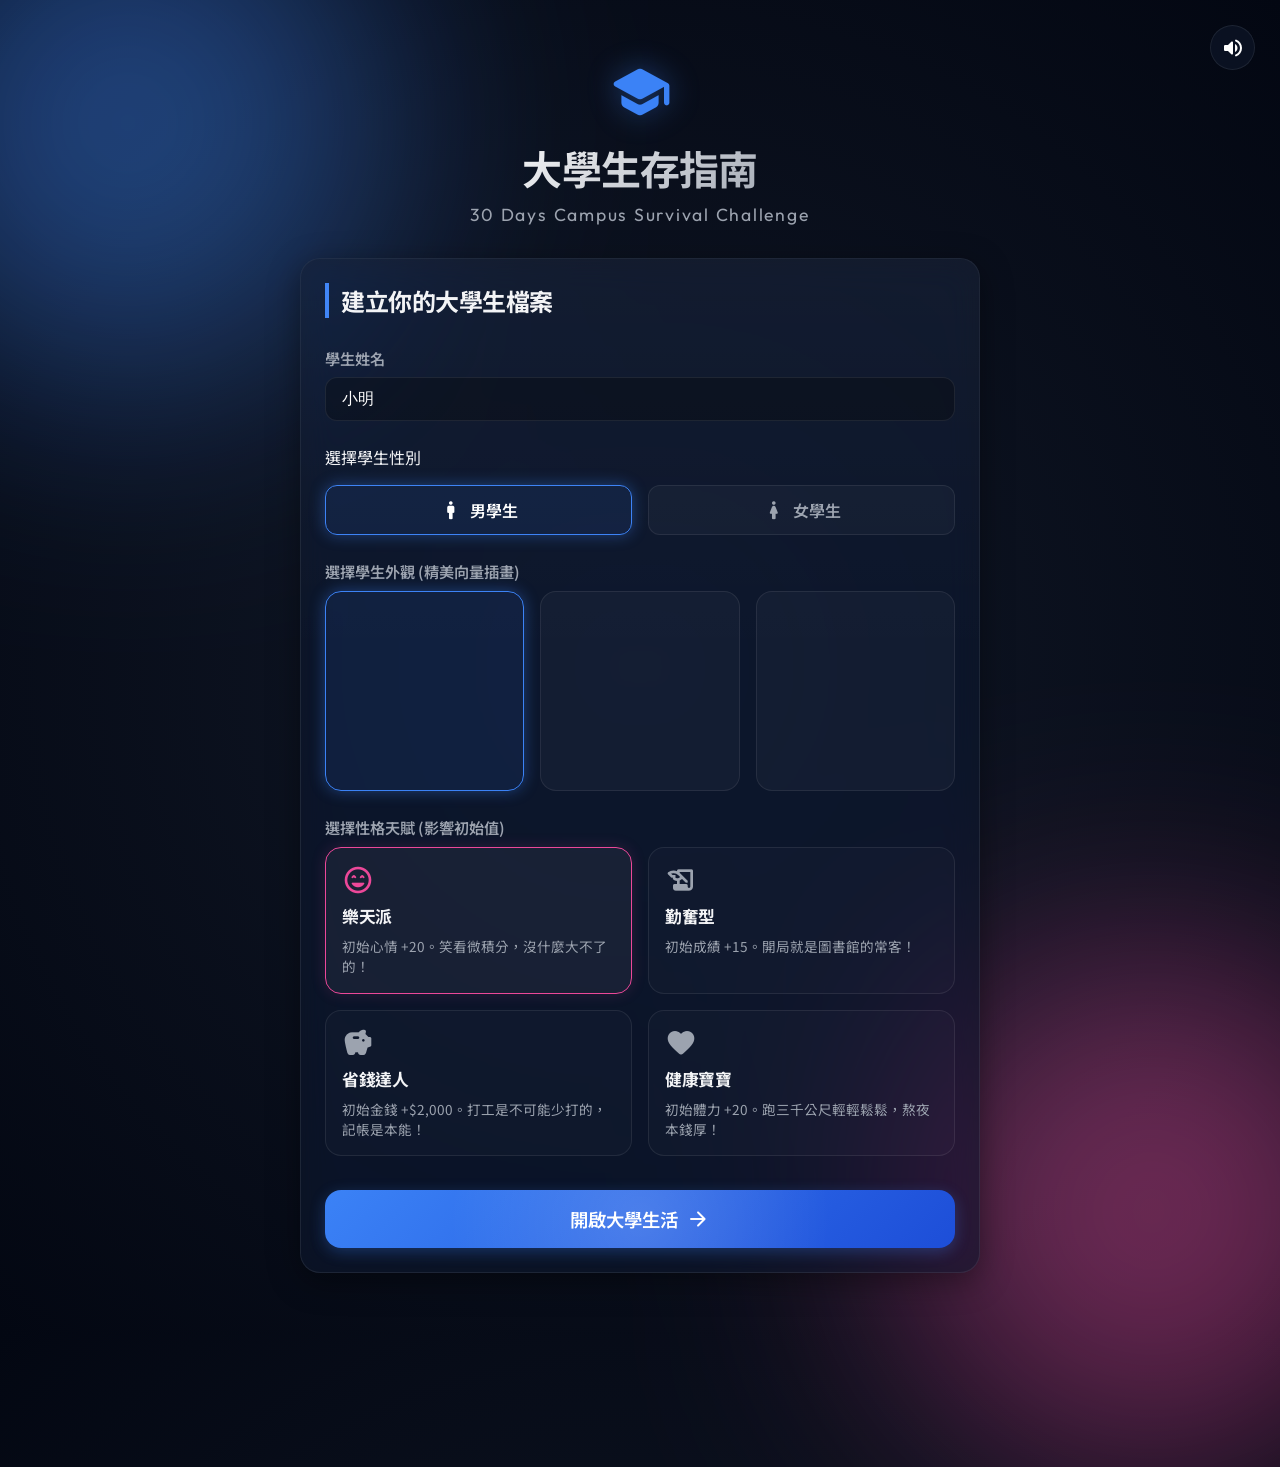
<file: 大學生生存模擬器/index.html>
<!DOCTYPE html>
<html lang="zh-TW">
<head>
  <meta charset="UTF-8">
  <meta name="viewport" content="width=device-width, initial-scale=1.0">
  <title>大學生生存指南 - 30天校園生存挑戰</title>
  <!-- Google Fonts -->
  <link rel="preconnect" href="https://fonts.googleapis.com">
  <link rel="preconnect" href="https://fonts.gstatic.com" crossorigin>
  <link href="https://fonts.googleapis.com/css2?family=Noto+Sans+TC:wght@400;500;700;900&family=Outfit:wght@400;600;800&display=swap" rel="stylesheet">
  <!-- Material Icons Round -->
  <link href="https://fonts.googleapis.com/icon?family=Material+Icons+Round" rel="stylesheet">
  <link rel="stylesheet" href="style.css">
</head>
<body>
  <!-- 背景發光特效 -->
  <div class="bg-glow circle-1"></div>
  <div class="bg-glow circle-2"></div>
 
  <!-- 主容器 -->
  <div class="app-container">
   
    <!-- 音效與靜音按鈕 -->
    <button id="sound-toggle" class="sound-btn" aria-label="切換音效">
      <span class="material-icons-round">volume_up</span>
    </button>


    <!-- ================= START SCREEN ================= -->
    <div id="start-screen" class="screen active-screen">
      <div class="logo-area animate-float">
        <span class="logo-icon material-icons-round">school</span>
        <h1>大學生存指南</h1>
        <p class="subtitle">30 Days Campus Survival Challenge</p>
      </div>
     
      <div class="glass-panel start-card">
        <h2>建立你的大學生檔案</h2>
       
        <div class="input-group">
          <label for="player-name">學生姓名</label>
          <input type="text" id="player-name" placeholder="請輸入姓名..." maxlength="8" value="小明">
        </div>
       
        <div class="gender-select-container">
          <label>選擇學生性別</label>
          <div class="gender-grid">
            <button class="gender-btn active" data-gender="male">
              <span class="material-icons-round">man</span>
              <span>男學生</span>
            </button>
            <button class="gender-btn" data-gender="female">
              <span class="material-icons-round">woman</span>
              <span>女學生</span>
            </button>
          </div>
        </div>


        <div class="avatar-select-container">
          <label>選擇學生外觀 (精美向量插畫)</label>
          <div class="avatar-grid">
            <button class="avatar-option active" data-avatar="1">
              <div class="svg-avatar-preview" id="avatar-preview-1"></div>
            </button>
            <button class="avatar-option" data-avatar="2">
              <div class="svg-avatar-preview" id="avatar-preview-2"></div>
            </button>
            <button class="avatar-option" data-avatar="3">
              <div class="svg-avatar-preview" id="avatar-preview-3"></div>
            </button>
          </div>
        </div>
       
        <div class="trait-select-container">
          <label>選擇性格天賦 (影響初始值)</label>
          <div class="trait-grid">
            <div class="trait-card active" data-trait="optimist">
              <span class="material-icons-round">sentiment_very_satisfied</span>
              <h3>樂天派</h3>
              <p>初始心情 +20。笑看微積分，沒什麼大不了的！</p>
            </div>
            <div class="trait-card" data-trait="studious">
              <span class="material-icons-round">history_edu</span>
              <h3>勤奮型</h3>
              <p>初始成績 +15。開局就是圖書館的常客！</p>
            </div>
            <div class="trait-card" data-trait="frugal">
              <span class="material-icons-round">savings</span>
              <h3>省錢達人</h3>
              <p>初始金錢 +$2,000。打工是不可能少打的，記帳是本能！</p>
            </div>
            <div class="trait-card" data-trait="healthy">
              <span class="material-icons-round">favorite</span>
              <h3>健康寶寶</h3>
              <p>初始體力 +20。跑三千公尺輕輕鬆鬆，熬夜本錢厚！</p>
            </div>
          </div>
        </div>
       
        <button id="start-game-btn" class="btn btn-primary btn-large glow-btn">
          <span>開啟大學生活</span>
          <span class="material-icons-round">arrow_forward</span>
        </button>
      </div>
    </div>


    <!-- ================= GAME SCREEN ================= -->
    <div id="game-screen" class="screen">
      <!-- 頂部資訊列 -->
      <header class="game-header glass-panel">
        <div class="student-profile">
          <div class="profile-avatar-container" id="display-avatar-container">
            <!-- Dynamic SVG inserted here -->
          </div>
          <div class="profile-info">
            <span id="display-name" class="student-name">大一新生</span>
            <span id="display-trait" class="badge">樂天派</span>
          </div>
        </div>
       
        <div class="date-container">
          <div class="date-header-row">
            <div class="day-label">第 <span id="current-day">1</span> 天 / 30</div>
            <div class="semester-stage" id="semester-text">期中考倒數 14 天</div>
          </div>
          <!-- 30天行事曆小工具 -->
          <div class="calendar-widget" id="calendar-grid">
            <!-- Grid of 30 dots/squares rendered by Javascript -->
          </div>
        </div>
      </header>


      <!-- 主要遊戲區域：網格佈局 -->
      <main class="game-grid">
       
        <!-- 狀態面版 (Stats Panel) -->
        <section class="stats-panel glass-panel">
          <h3>個人狀態</h3>
         
          <div class="stat-item" id="stat-stamina">
            <div class="stat-header">
              <span class="stat-title"><span class="material-icons-round text-blue">bolt</span> 體力</span>
              <span class="stat-value"><span id="val-stamina">100</span>/100</span>
            </div>
            <div class="stat-bar">
              <div class="stat-fill bg-blue" id="fill-stamina" style="width: 100%;"></div>
            </div>
          </div>
         
          <div class="stat-item" id="stat-money">
            <div class="stat-header">
              <span class="stat-title"><span class="material-icons-round text-green">payments</span> 金錢</span>
              <span class="stat-value">$<span id="val-money">13,000</span></span>
            </div>
            <div class="stat-bar">
              <div class="stat-fill bg-green" id="fill-money" style="width: 100%;"></div>
            </div>
          </div>


          <div class="stat-item" id="stat-satiety">
            <div class="stat-header">
              <span class="stat-title"><span class="material-icons-round" style="color: #b45309;">restaurant</span> 飽食度</span>
              <span class="stat-value"><span id="val-satiety">100</span>/100</span>
            </div>
            <div class="stat-bar">
              <div class="stat-fill" id="fill-satiety" style="width: 100%; background: linear-gradient(90deg, #d97706, #b45309); box-shadow: 0 0 8px rgba(180, 83, 9, 0.4);"></div>
            </div>
          </div>
         
          <div class="stat-item" id="stat-grades">
            <div class="stat-header">
              <span class="stat-title"><span class="material-icons-round text-orange">school</span> 成績</span>
              <span class="stat-value"><span id="val-grades">50</span>/100</span>
            </div>
            <div class="stat-bar">
              <div class="stat-fill bg-orange" id="fill-grades" style="width: 50%;"></div>
            </div>
          </div>
         
          <div class="stat-item" id="stat-mood">
            <div class="stat-header">
              <span class="stat-title"><span class="material-icons-round text-pink">favorite</span> 心情</span>
              <span class="stat-value"><span id="val-mood">60</span>/100</span>
            </div>
            <div class="stat-bar">
              <div class="stat-fill bg-pink" id="fill-mood" style="width: 60%;"></div>
            </div>
          </div>
         
          <div class="shop-buffs">
            <h4>持有增益與衣裝</h4>
            <div id="buffs-container" class="buffs-list">
              <div class="no-buffs">無道具增益，快去商店逛逛！</div>
            </div>
          </div>
         
          <div class="shop-buffs" style="margin-top: 15px;">
            <h4>隨身購物籃 (點擊食用補給)</h4>
            <div id="basket-container" class="buffs-list basket-list" style="display: flex; flex-direction: column; gap: 8px; margin-top: 8px; max-height: 180px; overflow-y: auto;">
              <div class="no-buffs">購物籃空空如也，快去買點東西吧！</div>
            </div>
          </div>
        </section>


        <!-- 行動控制區 (Action Control Panel) -->
        <section class="action-panel glass-panel">
          <div class="section-header">
            <h3>今日行動選擇</h3>
            <span class="hint-text">選擇一項行動度過今天（每日固定開銷 -$300，飽食度 -20）</span>
          </div>
         
          <div class="action-grid">
            <button class="action-card" id="act-study">
              <div class="action-icon bg-orange-light">
                <span class="material-icons-round text-orange">menu_book</span>
              </div>
              <div class="action-details">
                <h4>讀書學習</h4>
                <p>回答 3 題跨領域學科題目，答對越多成績越高！</p>
                <div class="action-changes">
                  <span class="change-item neg"><span class="material-icons-round text-blue">bolt</span>預估 -10 ~ -20</span>
                  <span class="change-item pos"><span class="material-icons-round text-orange">school</span>預估 0 ~ +15</span>
                  <span class="change-item neg"><span class="material-icons-round text-pink">favorite</span>預估 -15 ~ +5</span>
                  <span class="change-item neg"><span class="material-icons-round" style="color: #b45309;">restaurant</span>飽食度 -10</span>
                  <span class="change-item neg"><span class="material-icons-round text-green">payments</span>預估 -$100</span>
                </div>
              </div>
            </button>
           
            <button class="action-card" id="act-work">
              <div class="action-icon bg-green-light">
                <span class="material-icons-round text-green">storefront</span>
              </div>
              <div class="action-details">
                <h4>打工賺錢</h4>
                <p>到便利商店當大夜班，賺取生活費</p>
                <div class="action-changes">
                  <span class="change-item neg"><span class="material-icons-round text-blue">bolt</span>預估 -20</span>
                  <span class="change-item pos"><span class="material-icons-round text-green">payments</span>預估 +$1,500</span>
                  <span class="change-item neg"><span class="material-icons-round text-pink">favorite</span>預估 -10</span>
                  <span class="change-item neg"><span class="material-icons-round" style="color: #b45309;">restaurant</span>飽食度 -15</span>
                  <span class="change-item neg"><span class="material-icons-round text-orange">school</span>預估 -3</span>
                </div>
              </div>
            </button>
           
            <button class="action-card" id="act-sleep">
              <div class="action-icon bg-blue-light">
                <span class="material-icons-round text-blue">bedtime</span>
              </div>
              <div class="action-details">
                <h4>睡覺休息</h4>
                <p>回宿舍睡到自然醒，徹底恢復體力</p>
                <div class="action-changes">
                  <span class="change-item pos"><span class="material-icons-round text-blue">bolt</span>預估 +30</span>
                  <span class="change-item pos"><span class="material-icons-round text-pink">favorite</span>預估 +5</span>
                  <span class="change-item neg"><span class="material-icons-round" style="color: #b45309;">restaurant</span>飽食度 -5</span>
                  <span class="change-item neutral">不花錢</span>
                </div>
              </div>
            </button>
           
            <button class="action-card" id="act-play">
              <div class="action-icon bg-pink-light">
                <span class="material-icons-round text-pink">sports_esports</span>
              </div>
              <div class="action-details">
                <h4>休閒娛樂</h4>
                <p>跟同學去 KTV 唱歌，回答歌詞接龍，答對越多心情加越多！</p>
                <div class="action-changes">
                  <span class="change-item neg"><span class="material-icons-round text-blue">bolt</span>預估 -10</span>
                  <span class="change-item pos"><span class="material-icons-round text-pink">favorite</span>預估 -15 ~ +30</span>
                  <span class="change-item neg"><span class="material-icons-round" style="color: #b45309;">restaurant</span>飽食度 -10</span>
                  <span class="change-item neg"><span class="material-icons-round text-green">payments</span>預估 -$600</span>
                  <span class="change-item neg"><span class="material-icons-round text-orange">school</span>預估 -5</span>
                </div>
              </div>
            </button>


            <button class="action-card" id="act-goshop">
              <div class="action-icon bg-yellow-light">
                <span class="material-icons-round text-yellow">local_mall</span>
              </div>
              <div class="action-details">
                <h4>逛便利商店</h4>
                <p>前往 7-11 或全家，購買美味鮮食與零食放入購物籃！</p>
                <div class="action-changes">
                  <span class="change-item neg"><span class="material-icons-round text-blue">bolt</span>預估 -3</span>
                  <span class="change-item pos"><span class="material-icons-round text-pink">favorite</span>心情微幅增加</span>
                  <span class="change-item pos"><span class="material-icons-round" style="color: #b45309;">restaurant</span>可儲存各類鮮食</span>
                  <span class="change-item neg"><span class="material-icons-round text-green">payments</span>依購買品項付費</span>
                </div>
              </div>
            </button>


            <button class="action-card" id="act-goteashop">
              <div class="action-icon bg-pink-light">
                <span class="material-icons-round text-pink">local_cafe</span>
              </div>
              <div class="action-details">
                <h4>買手搖飲料</h4>
                <p>前往台式手搖飲料街，購買各品牌知名茶飲放入購物籃！</p>
                <div class="action-changes">
                  <span class="change-item neg"><span class="material-icons-round text-blue">bolt</span>預估 -3</span>
                  <span class="change-item pos"><span class="material-icons-round text-pink">favorite</span>心情可大幅增加</span>
                  <span class="change-item pos"><span class="material-icons-round" style="color: #b45309;">restaurant</span>可儲存各式手搖杯</span>
                  <span class="change-item neg"><span class="material-icons-round text-green">payments</span>依購買品項付費</span>
                </div>
              </div>
            </button>
          </div>
        </section>


        <!-- 校園合作社 / 商店面版 (Campus Shop Panel) -->
        <section class="shop-panel glass-panel">
          <div class="section-header">
            <h3>校園合作社</h3>
            <!-- 分類頁籤 -->
            <div class="shop-tabs">
              <button class="shop-tab active" data-tab="items">被動增益</button>
              <button class="shop-tab" data-tab="food">美味餐點</button>
              <button class="shop-tab" data-tab="clothes">服裝更換</button>
            </div>
          </div>
         
          <div class="shop-grids-container">
            <!-- Grid 1: Items -->
            <div class="shop-grid active" id="shop-grid-items">
              <!-- Item 1: Coffee -->
              <div class="shop-card" data-item-id="coffee">
                <div class="shop-item-info">
                  <span class="material-icons-round shop-item-icon text-blue">local_cafe</span>
                  <div>
                    <h4>提神咖啡</h4>
                    <p class="shop-item-desc">所有行動的體力消耗減少 3 點</p>
                  </div>
                </div>
                <div class="shop-item-buy">
                  <span class="shop-price">$300</span>
                  <button class="btn btn-secondary btn-sm buy-btn" data-item-id="coffee">購買</button>
                </div>
              </div>
             
              <!-- Item 2: Textbook -->
              <div class="shop-card" data-item-id="textbook">
                <div class="shop-item-info">
                  <span class="material-icons-round shop-item-icon text-orange">menu_book</span>
                  <div>
                    <h4>微積分聖經</h4>
                    <p class="shop-item-desc">測驗完成後獲得的成績額外增加 4 點</p>
                  </div>
                </div>
                <div class="shop-item-buy">
                  <span class="shop-price">$1,200</span>
                  <button class="btn btn-secondary btn-sm buy-btn" data-item-id="textbook">購買</button>
                </div>
              </div>
             
              <!-- Item 3: Chair -->
              <div class="shop-card" data-item-id="chair">
                <div class="shop-item-info">
                  <span class="material-icons-round shop-item-icon text-pink">chair</span>
                  <div>
                    <h4>人體工學椅</h4>
                    <p class="shop-item-desc">每次「睡覺休息」恢復的體力額外增加 10 點</p>
                  </div>
                </div>
                <div class="shop-item-buy">
                  <span class="shop-price">$2,000</span>
                  <button class="btn btn-secondary btn-sm buy-btn" data-item-id="chair">購買</button>
                </div>
              </div>


              <!-- Item 4: Lucky Cat -->
              <div class="shop-card" data-item-id="luckycat">
                <div class="shop-item-info">
                  <span class="material-icons-round shop-item-icon text-green">savings</span>
                  <div>
                    <h4>招財貓擺飾</h4>
                    <p class="shop-item-desc">每次「打工賺錢」的收入額外增加 $300</p>
                  </div>
                </div>
                <div class="shop-item-buy">
                  <span class="shop-price">$1,500</span>
                  <button class="btn btn-secondary btn-sm buy-btn" data-item-id="luckycat">購買</button>
                </div>
              </div>


              <!-- Item 5: Counseling (Consumable) -->
              <div class="shop-card" data-item-id="counseling">
                <div class="shop-item-info">
                  <span class="material-icons-round shop-item-icon text-pink">spa</span>
                  <div>
                    <h4>心理諮商服務</h4>
                    <p class="shop-item-desc">【單次使用】心情立即恢復 40 點</p>
                  </div>
                </div>
                <div class="shop-item-buy">
                  <span class="shop-price">$800</span>
                  <button class="btn btn-secondary btn-sm buy-btn" data-item-id="counseling">購買</button>
                </div>
              </div>


              <!-- Item 6: Soup (Consumable) -->
              <div class="shop-card" data-item-id="soup">
                <div class="shop-item-info">
                  <span class="material-icons-round shop-item-icon text-blue">soup_kitchen</span>
                  <div>
                    <h4>阿嬤大補湯</h4>
                    <p class="shop-item-desc">【單次使用】體力立即恢復 50 點</p>
                  </div>
                </div>
                <div class="shop-item-buy">
                  <span class="shop-price">$600</span>
                  <button class="btn btn-secondary btn-sm buy-btn" data-item-id="soup">購買</button>
                </div>
              </div>
            </div>


            <!-- Grid 2: Food -->
            <div class="shop-grid" id="shop-grid-food" style="display: none;">
              <!-- Food 1: Riceball -->
              <div class="shop-card" data-item-id="food_riceball">
                <div class="shop-item-info">
                  <span class="material-icons-round shop-item-icon text-yellow">lunch_dining</span>
                  <div>
                    <h4>超商三角御飯糰</h4>
                    <p class="shop-item-desc">便宜又快速的選擇，飽食度 +20</p>
                  </div>
                </div>
                <div class="shop-item-buy">
                  <span class="shop-price">$45</span>
                  <button class="btn btn-secondary btn-sm buy-btn" data-item-id="food_riceball">購買</button>
                </div>
              </div>
             
              <!-- Food 2: Bento -->
              <div class="shop-card" data-item-id="food_bento">
                <div class="shop-item-info">
                  <span class="material-icons-round shop-item-icon text-orange">bento</span>
                  <div>
                    <h4>台鐵排骨便當</h4>
                    <p class="shop-item-desc">經典美味，飽食度 +50，體力 +5</p>
                  </div>
                </div>
                <div class="shop-item-buy">
                  <span class="shop-price">$100</span>
                  <button class="btn btn-secondary btn-sm buy-btn" data-item-id="food_bento">購買</button>
                </div>
              </div>


              <!-- Food 3: Pizza -->
              <div class="shop-card" data-item-id="food_pizza">
                <div class="shop-item-info">
                  <span class="material-icons-round shop-item-icon text-pink">local_pizza</span>
                  <div>
                    <h4>豪華芝心比薩</h4>
                    <p class="shop-item-desc">分量十足，飽食度 +80，心情 +15</p>
                  </div>
                </div>
                <div class="shop-item-buy">
                  <span class="shop-price">$250</span>
                  <button class="btn btn-secondary btn-sm buy-btn" data-item-id="food_pizza">購買</button>
                </div>
              </div>


              <!-- Food 4: BBQ -->
              <div class="shop-card" data-item-id="food_bbq">
                <div class="shop-item-info">
                  <span class="material-icons-round shop-item-icon text-green">outdoor_grill</span>
                  <div>
                    <h4>頂級和牛燒肉餐</h4>
                    <p class="shop-item-desc">奢華饗宴！飽食度 +100，心情 +40，體力 +15</p>
                  </div>
                </div>
                <div class="shop-item-buy">
                  <span class="shop-price">$999</span>
                  <button class="btn btn-secondary btn-sm buy-btn" data-item-id="food_bbq">購買</button>
                </div>
              </div>
            </div>


            <!-- Grid 3: Clothes -->
            <div class="shop-grid" id="shop-grid-clothes" style="display: none;">
              <!-- Cloth 0: Uniform (Default starting) -->
              <div class="shop-card owned" data-item-id="cloth_uniform">
                <div class="shop-item-info">
                  <span class="material-icons-round shop-item-icon text-blue">checkroom</span>
                  <div>
                    <h4>校園經典制服</h4>
                    <p class="shop-item-desc">普通制服，免費裝備，無額外效果</p>
                  </div>
                </div>
                <div class="shop-item-buy">
                  <span class="shop-price">免費</span>
                  <button class="btn btn-secondary btn-sm equip-btn" data-item-id="cloth_uniform">穿著中</button>
                </div>
              </div>


              <!-- Cloth 1: Hoodie -->
              <div class="shop-card" data-item-id="cloth_hoodie">
                <div class="shop-item-info">
                  <span class="material-icons-round shop-item-icon text-pink">checkroom</span>
                  <div>
                    <h4>舒適純棉衛衣</h4>
                    <p class="shop-item-desc">每次「睡覺休息」恢復的體力額外 +5</p>
                  </div>
                </div>
                <div class="shop-item-buy">
                  <span class="shop-price">$800</span>
                  <button class="btn btn-secondary btn-sm buy-btn" data-item-id="cloth_hoodie">購買</button>
                </div>
              </div>


              <!-- Cloth 2: Apron -->
              <div class="shop-card" data-item-id="cloth_apron">
                <div class="shop-item-info">
                  <span class="material-icons-round shop-item-icon text-green">checkroom</span>
                  <div>
                    <h4>幸運打工圍裙</h4>
                    <p class="shop-item-desc">每次「打工賺錢」獲得的薪水額外 +$200</p>
                  </div>
                </div>
                <div class="shop-item-buy">
                  <span class="shop-price">$2,000</span>
                  <button class="btn btn-secondary btn-sm buy-btn" data-item-id="cloth_apron">購買</button>
                </div>
              </div>


              <!-- Cloth 3: Gown -->
              <div class="shop-card" data-item-id="cloth_gown">
                <div class="shop-item-info">
                  <span class="material-icons-round shop-item-icon text-orange">checkroom</span>
                  <div>
                    <h4>黃金學術袍</h4>
                    <p class="shop-item-desc">測驗答對時獲得的成績額外 +3 點</p>
                  </div>
                </div>
                <div class="shop-item-buy">
                  <span class="shop-price">$3,000</span>
                  <button class="btn btn-secondary btn-sm buy-btn" data-item-id="cloth_gown">購買</button>
                </div>
              </div>


              <!-- Cloth 4: Jacket -->
              <div class="shop-card" data-item-id="cloth_jacket">
                <div class="shop-item-info">
                  <span class="material-icons-round shop-item-icon text-yellow">checkroom</span>
                  <div>
                    <h4>潮牌防風夾克</h4>
                    <p class="shop-item-desc">在「休閒娛樂」中獲得的心情額外 +10</p>
                  </div>
                </div>
                <div class="shop-item-buy">
                  <span class="shop-price">$4,500</span>
                  <button class="btn btn-secondary btn-sm buy-btn" data-item-id="cloth_jacket">購買</button>
                </div>
              </div>


              <!-- Cloth 5: Pajamas -->
              <div class="shop-card" data-item-id="cloth_pajamas">
                <div class="shop-item-info">
                  <span class="material-icons-round shop-item-icon text-pink">checkroom</span>
                  <div>
                    <h4>超萌粉紅睡衣</h4>
                    <p class="shop-item-desc font-accent">每次「睡覺休息」獲得的心情額外 +10 點</p>
                  </div>
                </div>
                <div class="shop-item-buy">
                  <span class="shop-price">$1,500</span>
                  <button class="btn btn-secondary btn-sm buy-btn" data-item-id="cloth_pajamas">購買</button>
                </div>
              </div>


              <!-- Cloth 6: Swimwear -->
              <div class="shop-card" data-item-id="cloth_swim">
                <div class="shop-item-info">
                  <span class="material-icons-round shop-item-icon text-blue">checkroom</span>
                  <div>
                    <h4>夏日活力泳裝</h4>
                    <p class="shop-item-desc font-accent">每次「休閒娛樂」恢復的體力額外 +5 點</p>
                  </div>
                </div>
                <div class="shop-item-buy">
                  <span class="shop-price">$2,500</span>
                  <button class="btn btn-secondary btn-sm buy-btn" data-item-id="cloth_swim">購買</button>
                </div>
              </div>


              <!-- Cloth 7: Biker Suit -->
              <div class="shop-card" data-item-id="cloth_biker">
                <div class="shop-item-info">
                  <span class="material-icons-round shop-item-icon text-orange">checkroom</span>
                  <div>
                    <h4>機車皮質防摔服</h4>
                    <p class="shop-item-desc font-accent">所有日常行動的飽食度消耗減少 2 點</p>
                  </div>
                </div>
                <div class="shop-item-buy">
                  <span class="shop-price">$5,000</span>
                  <button class="btn btn-secondary btn-sm buy-btn" data-item-id="cloth_biker">購買</button>
                </div>
              </div>


              <!-- Cloth 8: Detective -->
              <div class="shop-card" data-item-id="cloth_detective">
                <div class="shop-item-info">
                  <span class="material-icons-round shop-item-icon text-orange">checkroom</span>
                  <div>
                    <h4>神探英倫風衣</h4>
                    <p class="shop-item-desc font-accent">每次「讀書學習」的心情消耗減少 5 點</p>
                  </div>
                </div>
                <div class="shop-item-buy">
                  <span class="shop-price">$1,800</span>
                  <button class="btn btn-secondary btn-sm buy-btn" data-item-id="cloth_detective">購買</button>
                </div>
              </div>


              <!-- Cloth 9: Ninja -->
              <div class="shop-card" data-item-id="cloth_ninja">
                <div class="shop-item-info">
                  <span class="material-icons-round shop-item-icon text-green">checkroom</span>
                  <div>
                    <h4>隱者暗夜忍服</h4>
                    <p class="shop-item-desc font-accent">所有日常行動的體力消耗減少 2 點</p>
                  </div>
                </div>
                <div class="shop-item-buy">
                  <span class="shop-price">$3,500</span>
                  <button class="btn btn-secondary btn-sm buy-btn" data-item-id="cloth_ninja">購買</button>
                </div>
              </div>


              <!-- Cloth 10: Mafia -->
              <div class="shop-card" data-item-id="cloth_mafia">
                <div class="shop-item-info">
                  <span class="material-icons-round shop-item-icon text-blue">checkroom</span>
                  <div>
                    <h4>紳士特務西裝</h4>
                    <p class="shop-item-desc font-accent">每次「打工賺錢」收入額外 +$300</p>
                  </div>
                </div>
                <div class="shop-item-buy">
                  <span class="shop-price">$4,000</span>
                  <button class="btn btn-secondary btn-sm buy-btn" data-item-id="cloth_mafia">購買</button>
                </div>
              </div>


              <!-- Cloth 11: Cyberpunk -->
              <div class="shop-card" data-item-id="cloth_cyber">
                <div class="shop-item-info">
                  <span class="material-icons-round shop-item-icon text-pink">checkroom</span>
                  <div>
                    <h4>賽博霓虹皮衣</h4>
                    <p class="shop-item-desc font-accent">日常行動飽食度消耗 -3，唱歌娛樂心情額外 +5</p>
                  </div>
                </div>
                <div class="shop-item-buy">
                  <span class="shop-price">$6,000</span>
                  <button class="btn btn-secondary btn-sm buy-btn" data-item-id="cloth_cyber">購買</button>
                </div>
              </div>


              <!-- Cloth 12: Astronaut -->
              <div class="shop-card" data-item-id="cloth_astronaut">
                <div class="shop-item-info">
                  <span class="material-icons-round shop-item-icon text-yellow">checkroom</span>
                  <div>
                    <h4>星際科幻航天服</h4>
                    <p class="shop-item-desc font-accent">每日固定生活開銷減少 $100</p>
                  </div>
                </div>
                <div class="shop-item-buy">
                  <span class="shop-price">$8,000</span>
                  <button class="btn btn-secondary btn-sm buy-btn" data-item-id="cloth_astronaut">購買</button>
                </div>
              </div>
            </div>
          </div>
        </section>


        <!-- 每日生活日誌 (Daily Log Panel) -->
        <section class="log-panel glass-panel">
          <div class="section-header">
            <h3>每日生活日誌</h3>
            <button id="clear-logs" class="btn-clear" title="清空日誌">
              <span class="material-icons-round">delete_sweep</span>
            </button>
          </div>
          <div id="log-list" class="log-list">
            <div class="log-item system">
              <span class="log-time">Day 1</span>
              <span class="log-text">大學生活開始了！請好好規劃時間，撐過30天，並且通過期中考與期末考！</span>
            </div>
          </div>
        </section>


      </main>
    </div>


    <!-- ================= DYNAMIC QUIZ MODAL ================= -->
    <div id="quiz-modal" class="modal-overlay">
      <div class="modal-content glass-panel animate-scale">
        <div class="modal-header">
          <div class="modal-header-title">
            <span class="material-icons-round text-orange animate-pulse">menu_book</span>
            <h2>今日隨堂測驗</h2>
          </div>
          <span id="quiz-progress" class="quiz-badge">第 1 / 3 題</span>
        </div>
        <div class="modal-body">
          <div class="quiz-subject" id="quiz-subject">科目：數學</div>
          <p id="quiz-question" class="quiz-question-text">題目載入中...</p>
          <div id="quiz-explanation-box" class="quiz-explanation-box" style="display: none; margin-top: 15px; padding: 12px 16px; border-radius: 12px; background: rgba(245, 158, 11, 0.08); border: 1px solid rgba(245, 158, 11, 0.2); color: var(--text-main); font-size: 0.9rem; line-height: 1.5;"></div>
        </div>
        <div class="modal-actions" id="quiz-options">
          <!-- Options buttons dynamically populated -->
        </div>
        <div id="quiz-next-container" style="padding: 0 24px 20px 24px; display: none;">
          <button id="quiz-next-btn" class="btn btn-primary" style="width: 100%; justify-content: center;">
            <span>下一題</span>
            <span class="material-icons-round">arrow_forward</span>
          </button>
        </div>
      </div>
    </div>


    <!-- ================= KTV LYRIC CHALLENGE MODAL ================= -->
    <div id="ktv-modal" class="modal-overlay">
      <div class="modal-content glass-panel animate-scale">
        <div class="modal-header">
          <div class="modal-header-title">
            <span class="material-icons-round text-pink animate-pulse">music_note</span>
            <h2>KTV 猜歌詞挑戰</h2>
          </div>
          <span id="ktv-progress" class="quiz-badge" style="background: var(--color-pink-bg); border-color: var(--color-pink); color: var(--color-pink);">第 1 / 3 題</span>
        </div>
        <div class="modal-body">
          <div class="quiz-subject" id="ktv-song" style="border-left-color: var(--color-pink); color: var(--color-pink);">歌曲：周杰倫《晴天》</div>
          <p id="ktv-lyric" class="quiz-question-text" style="font-style: italic;">「故事的小黃花，從出生那年就飄著...」</p>
          <p class="quiz-hint" style="font-size: 0.85rem; color: var(--text-muted); margin-top: 10px;">請接下句歌詞：</p>
        </div>
        <div class="modal-actions" id="ktv-options">
          <!-- Options buttons dynamically populated -->
        </div>
      </div>
    </div>


    <!-- ================= RANDOM EVENT MODAL ================= -->
    <div id="event-modal" class="modal-overlay">
      <div class="modal-content glass-panel animate-scale">
        <div class="modal-header">
          <div class="modal-header-title">
            <span id="event-icon" class="material-icons-round text-yellow animate-pulse">event_note</span>
            <h2 id="event-title">校園突發事件</h2>
          </div>
        </div>
        <div class="modal-body">
          <p id="event-description">事件敘述載入中...</p>
        </div>
        <div class="modal-actions" id="event-choices">
          <!-- Dynamically filled -->
        </div>
      </div>
    </div>


    <!-- ================= CONVENIENCE STORE SHOPPING MODAL ================= -->
    <div id="convenience-modal" class="modal-overlay">
      <div class="modal-content glass-panel animate-scale store-711" id="convenience-content" style="max-width: 680px; width: 100%;">
        <div class="store-banner" id="store-banner" style="display: flex; justify-content: space-between; align-items: center; border-bottom: 2px solid var(--store-border, var(--color-orange)); padding-bottom: 12px; margin-bottom: 16px;">
          <div class="store-logo-area" style="display: flex; align-items: center; gap: 10px;">
            <span class="material-icons-round store-logo-icon" style="font-size: 2.2rem; color: var(--store-primary, var(--color-orange));">storefront</span>
            <h2 id="store-title" style="font-size: 1.35rem; color: white;">7-ELEVEN 便利商店</h2>
          </div>
          <div class="store-switcher" style="display: flex; gap: 8px; background: rgba(0,0,0,0.3); padding: 4px; border-radius: 20px;">
            <button class="store-switch-btn active" id="btn-switch-711" data-store="711" style="background: var(--color-orange); color: white; border: none; padding: 6px 16px; border-radius: 15px; font-weight: bold; cursor: pointer; transition: all 0.2s;">7-11</button>
            <button class="store-switch-btn" id="btn-switch-fm" data-store="familymart" style="background: transparent; color: var(--text-muted); border: none; padding: 6px 16px; border-radius: 15px; font-weight: bold; cursor: pointer; transition: all 0.2s;">全家</button>
          </div>
        </div>
       
        <div class="modal-body store-body" style="padding: 0;">
          <!-- Mini stats inside store -->
          <div class="store-mini-stats" style="display: flex; gap: 15px; background: rgba(255,255,255,0.03); border: 1px solid var(--glass-border); padding: 10px 16px; border-radius: 12px; margin-bottom: 16px; font-size: 0.9rem; font-weight: 600;">
            <div class="mini-stat" style="display: flex; align-items: center; gap: 5px;">
              <span class="material-icons-round text-green">payments</span>
              <span>$<span id="store-val-money">0</span></span>
            </div>
            <div class="mini-stat" style="display: flex; align-items: center; gap: 5px;">
              <span class="material-icons-round text-pink">favorite</span>
              <span>心情 <span id="store-val-mood">0</span>/100</span>
            </div>
            <div class="mini-stat" style="display: flex; align-items: center; gap: 5px;">
              <span class="material-icons-round text-yellow" id="store-basket-icon">shopping_basket</span>
              <span>購物籃 <span id="store-val-basket-count" style="color: var(--color-yellow);">0</span> 件</span>
            </div>
          </div>
         
          <div class="store-shelf-container" style="max-height: 320px; overflow-y: auto; padding-right: 5px;">
            <div class="convenience-shelf" id="store-shelf" style="display: grid; grid-template-columns: repeat(2, 1fr); gap: 12px;">
              <!-- Dynamically populated products -->
            </div>
          </div>
        </div>
       
        <div class="modal-footer store-footer" style="margin-top: 20px; border-top: 1px solid var(--glass-border); padding-top: 15px;">
          <button class="btn btn-secondary" id="leave-store-btn" style="width: 100%; justify-content: center; font-weight: bold;">
            <span class="material-icons-round">logout</span>
            <span>離開便利商店 (前進下一天)</span>
          </button>
        </div>
      </div>
    </div>


    <!-- ================= BUBBLE TEA SHOP MODAL ================= -->
    <div id="teashop-modal" class="modal-overlay">
      <div class="modal-content glass-panel animate-scale store-teashop" style="max-width: 680px; width: 100%; border-color: var(--color-pink);">
        <div class="store-banner" style="display: flex; justify-content: space-between; align-items: center; border-bottom: 2px solid var(--color-pink); padding-bottom: 12px; margin-bottom: 16px;">
          <div class="store-logo-area" style="display: flex; align-items: center; gap: 10px;">
            <span class="material-icons-round store-logo-icon" style="font-size: 2.2rem; color: var(--color-pink);">local_cafe</span>
            <h2 style="font-size: 1.35rem; color: white;">台式手搖飲料街</h2>
          </div>
          <div style="background: rgba(236, 72, 153, 0.15); border: 1px solid var(--color-pink); padding: 4px 12px; border-radius: 20px; font-size: 0.85rem; font-weight: bold; color: var(--color-pink);">台灣在地手搖連鎖</div>
        </div>
       
        <div class="modal-body store-body" style="padding: 0;">
          <!-- Mini stats inside store -->
          <div class="store-mini-stats" style="display: flex; gap: 15px; background: rgba(255,255,255,0.03); border: 1px solid var(--glass-border); padding: 10px 16px; border-radius: 12px; margin-bottom: 16px; font-size: 0.9rem; font-weight: 600;">
            <div class="mini-stat" style="display: flex; align-items: center; gap: 5px;">
              <span class="material-icons-round text-green">payments</span>
              <span>$<span id="teashop-val-money">0</span></span>
            </div>
            <div class="mini-stat" style="display: flex; align-items: center; gap: 5px;">
              <span class="material-icons-round text-pink">favorite</span>
              <span>心情 <span id="teashop-val-mood">0</span>/100</span>
            </div>
            <div class="mini-stat" style="display: flex; align-items: center; gap: 5px;">
              <span class="material-icons-round text-yellow" id="teashop-basket-icon">shopping_basket</span>
              <span>購物籃 <span id="teashop-val-basket-count" style="color: var(--color-yellow);">0</span> 件</span>
            </div>
          </div>
         
          <div class="store-shelf-container" style="max-height: 320px; overflow-y: auto; padding-right: 5px;">
            <div class="convenience-shelf" id="teashop-shelf" style="display: grid; grid-template-columns: repeat(2, 1fr); gap: 12px;">
              <!-- Dynamically populated bubble tea drinks -->
            </div>
          </div>
        </div>
       
        <div class="modal-footer store-footer" style="margin-top: 20px; border-top: 1px solid var(--glass-border); padding-top: 15px;">
          <button class="btn btn-secondary" id="leave-teashop-btn" style="width: 100%; justify-content: center; font-weight: bold; border-color: rgba(236, 72, 153, 0.4);">
            <span class="material-icons-round">logout</span>
            <span>結帳離店 (前進下一天)</span>
          </button>
        </div>
      </div>
    </div>


    <!-- ================= FULLSCREEN CENTERED EATING POPUP MODAL ================= -->
    <div id="eating-modal" class="modal-overlay" style="display: none; align-items: center; justify-content: center; z-index: 2000; background: rgba(0, 0, 0, 0.75);">
      <div class="modal-content glass-panel animate-scale eating-content" style="text-align: center; max-width: 360px; width: 90%; padding: 30px; border-color: var(--color-pink); box-shadow: 0 0 30px rgba(236, 72, 153, 0.3);">
        <h2 style="font-size: 1.35rem; color: var(--color-pink); margin-bottom: 15px; text-shadow: 0 0 10px var(--color-pink-glow);" id="eating-item-title">正在享用...</h2>
        <div class="eating-avatar-container" id="eating-avatar-container" style="width: 160px; height: 160px; margin: 0 auto 20px; position: relative;">
          <!-- Large Avatar SVG goes here -->
        </div>
        <div class="eating-status-bubble" id="eating-status-bubble" style="background: rgba(255, 255, 255, 0.05); border: 1px solid var(--glass-border); border-radius: 12px; padding: 10px 14px; font-weight: bold; color: var(--text-main); font-size: 0.95rem; line-height: 1.4;">
          <!-- Satiety +20, Mood +10 -->
        </div>
      </div>
    </div>


    <!-- ================= WORK SCENARIO MODAL ================= -->
    <div id="work-scenario-modal" class="modal-overlay">
      <div class="modal-content glass-panel animate-scale" style="max-width: 560px; width: 100%;">
        <div class="modal-header" style="border-bottom: 2px solid var(--color-green); padding-bottom: 12px;">
          <div class="modal-header-title">
            <span class="material-icons-round text-green animate-pulse" style="font-size: 1.8rem;">storefront</span>
            <h2 style="font-size: 1.35rem; color: white;">超商大夜班打工事件</h2>
          </div>
        </div>
        <div class="modal-body">
          <div class="quiz-subject" style="border-left-color: var(--color-green); color: var(--color-green); margin-bottom: 15px;">地點：超商收銀台</div>
          <p id="work-scenario-desc" class="quiz-question-text" style="font-size: 1.05rem; line-height: 1.6; margin-bottom: 20px; color: var(--text-main);">事件描述載入中...</p>
        </div>
        <div class="modal-actions" id="work-scenario-choices" style="display: flex; flex-direction: column; gap: 12px;">
          <!-- Dynamically populated options buttons -->
        </div>
      </div>
    </div>


    <!-- ================= ENDING SCREEN ================= -->
    <div id="ending-screen" class="screen">
      <div class="logo-area animate-float">
        <span id="ending-icon" class="logo-icon material-icons-round text-gold">workspace_premium</span>
        <h1 id="ending-title">挑戰結束</h1>
        <p class="subtitle" id="ending-subtitle">30天校園生存挑戰評鑑結果</p>
      </div>
     
      <div class="ending-grid">
        <!-- Ending Card -->
        <div class="glass-panel ending-card">
          <h2 id="ending-name">學霸總裁</h2>
          <div class="ending-badge" id="ending-rank">S 級評定</div>
          <p id="ending-description">恭喜你！在30天內不僅學業頂尖，更是累積了驚人的財富，成為學校的傳奇人物！</p>
         
          <div class="ending-stats-summary">
            <h3>最終結算屬性</h3>
            <div class="ending-stats-grid">
              <div class="ending-stat-item">
                <span class="stat-label">體力</span>
                <span id="end-stamina" class="stat-val text-blue">100</span>
              </div>
              <div class="ending-stat-item">
                <span class="stat-label">金錢</span>
                <span id="end-money" class="stat-val text-green">$15,000</span>
              </div>
              <div class="ending-stat-item">
                <span class="stat-label">成績</span>
                <span id="end-grades" class="stat-val text-orange">95</span>
              </div>
              <div class="ending-stat-item">
                <span class="stat-label">心情</span>
                <span id="end-mood" class="stat-val text-pink">80</span>
              </div>
            </div>
          </div>
         
          <button id="restart-game-btn" class="btn btn-primary btn-large glow-btn">
            <span class="material-icons-round">replay</span>
            <span>重新挑戰</span>
          </button>
        </div>
      </div>
    </div>
  </div>


  <script src="script.js"></script>
</body>
</html>
</file>
<file: 大學生生存模擬器/style.css>
/* ================= CSS VARIABLES & DESIGN SYSTEM ================= */
:root {
  --font-family-sans: 'Noto Sans TC', sans-serif;
  --font-family-display: 'Outfit', sans-serif;

  /* HSL Color Palette */
  --bg-primary: #030712;
  --bg-secondary: #0f172a;

  --color-blue: #3b82f6;
  --color-blue-glow: rgba(59, 130, 246, 0.4);
  --color-blue-bg: rgba(59, 130, 246, 0.1);

  --color-green: #10b981;
  --color-green-glow: rgba(16, 185, 129, 0.4);
  --color-green-bg: rgba(16, 185, 129, 0.1);

  --color-orange: #f59e0b;
  --color-orange-glow: rgba(245, 158, 11, 0.4);
  --color-orange-bg: rgba(245, 158, 11, 0.1);

  --color-pink: #ec4899;
  --color-pink-glow: rgba(236, 72, 153, 0.4);
  --color-pink-bg: rgba(236, 72, 153, 0.1);

  --color-yellow: #eab308;
  --color-gold: #f59e0b;

  --text-main: #f3f4f6;
  --text-muted: #9ca3af;
  --text-dark: #1f2937;

  --glass-bg: rgba(15, 23, 42, 0.65);
  --glass-border: rgba(255, 255, 255, 0.08);
  --glass-glow: rgba(255, 255, 255, 0.03);
  --glass-shadow: 0 8px 32px 0 rgba(0, 0, 0, 0.4);

  --transition-speed: 0.3s;
}

/* ================= BASIC RESET & LAYOUT ================= */
* {
  box-sizing: border-box;
  margin: 0;
  padding: 0;
}

body {
  font-family: var(--font-family-sans);
  color: var(--text-main);
  background-color: var(--bg-primary);
  background-image: radial-gradient(circle at center, #111827, #030712);
  min-height: 100vh;
  position: relative;
  overflow-x: hidden;
  padding: 20px;
  display: flex;
  justify-content: center;
  align-items: center;
}

/* ---------- Background Glowing Effects ---------- */
.bg-glow {
  position: absolute;
  width: 40vw;
  height: 40vw;
  border-radius: 50%;
  filter: blur(120px);
  z-index: 0;
  opacity: 0.45;
  pointer-events: none;
  mix-blend-mode: screen;
}
.circle-1 { background-color: var(--color-blue);   top: -10%; left: -10%; animation: pulse-glow 8s infinite alternate; }
.circle-2 { background-color: var(--color-pink);  bottom: -10%; right: -10%; animation: pulse-glow 12s infinite alternate-reverse; }

@keyframes pulse-glow {
  0%   { transform: scale(1) translate(0,0); opacity:0.35; }
  100% { transform: scale(1.15) translate(50px,30px); opacity:0.55; }
}

/* ---------- App Container ---------- */
.app-container {
  width: 100%;
  max-width: 1280px;
  min-height: 90vh;
  display: flex;
  flex-direction: column;
  position: relative;
  z-index: 1;
}

/* ---------- Glassmorphism Panel ---------- */
.glass-panel {
  background: var(--glass-bg);
  backdrop-filter: blur(16px) saturate(180%);
  -webkit-backdrop-filter: blur(16px) saturate(180%);
  border: 1px solid var(--glass-border);
  border-radius: 20px;
  box-shadow: var(--glass-shadow);
  padding: 24px;
  position: relative;
  overflow: hidden;
}
.glass-panel::before {
  content: '';
  position: absolute;
  top:0; left:0; right:0; height:40%;
  background: linear-gradient(to bottom, var(--glass-glow), transparent);
  pointer-events:none;
  z-index:1;
}

/* ================= TYPOGRAPHY & BUTTONS ================= */
h1, h2, h3, h4 {
  font-family: var(--font-family-sans);
  font-weight: 700;
  letter-spacing: -0.02em;
}
h1 {
  font-size: 2.5rem;
  background: linear-gradient(135deg, #fff, #9ca3af);
  -webkit-background-clip: text;
  -webkit-text-fill-color: transparent;
  margin-bottom:5px;
}
p {
  color: var(--text-muted);
  font-size:0.95rem;
  line-height:1.5;
}
.subtitle {
  font-family: var(--font-family-display);
  font-size:1.1rem;
  color: var(--text-muted);
  letter-spacing:0.1em;
}

/* ---------- Buttons ---------- */
.btn {
  display:inline-flex;
  align-items:center;
  justify-content:center;
  gap:8px;
  font-family:var(--font-family-sans);
  font-weight:600;
  font-size:1rem;
  padding:12px 24px;
  border-radius:12px;
  border:none;
  cursor:pointer;
  transition:all var(--transition-speed) cubic-bezier(0.4,0,0.2,1);
  text-decoration:none;
}
.btn-primary {
  background:linear-gradient(135deg, var(--color-blue), #1d4ed8);
  color:white;
  box-shadow:0 4px 15px rgba(59,130,246,0.3);
}
.btn-primary:hover {
  transform:translateY(-2px);
  box-shadow:0 6px 20px rgba(59,130,246,0.5);
  filter:brightness(1.1);
}
.btn-secondary {
  background:rgba(255,255,255,0.08);
  color:white;
  border:1px solid var(--glass-border);
}
.btn-secondary:hover {
  background:rgba(255,255,255,0.15);
  transform:translateY(-2px);
}
.btn-sm   { font-size:0.85rem; padding:6px 14px; border-radius:8px; }
.btn-large{ font-size:1.15rem; padding:16px 36px; border-radius:16px; }
.btn:active { transform:translateY(0); }

/* ---------- Glow Effect for Buttons ---------- */
.glow-btn { position:relative; overflow:hidden; }
.glow-btn::after {
  content:'';
  position:absolute;
  top:-50%; left:-50%;
  width:200%; height:200%;
  background:radial-gradient(circle, rgba(255,255,255,0.15) 0%, transparent 60%);
  transform:scale(0.5);
  transition:transform 0.5s ease-out;
  pointer-events:none;
}
.glow-btn:hover::after { transform:scale(1.2); }

/* ---------- Sound Toggle Button ---------- */
.sound-btn {
  position:fixed; top:25px; right:25px;
  width:45px; height:45px;
  border-radius:50%;
  background:var(--glass-bg);
  border:1px solid var(--glass-border);
  color:white;
  display:flex; align-items:center; justify-content:center;
  cursor:pointer; z-index:100;
  transition:all 0.2s ease;
  backdrop-filter:blur(10px);
}
.sound-btn:hover { background:rgba(255,255,255,0.1); transform:scale(1.1); }

/* ================= SCREEN TOGGLE ================= */
.screen {
  display:none;
  opacity:0;
  transition:opacity 0.5s ease;
  flex-direction:column;
  flex:1;
}
.screen.active-screen { display:flex; opacity:1; }

/* ================= START SCREEN ================= */
#start-screen {
  justify-content:center;
  align-items:center;
  padding:40px 0;
  gap:30px;
}
.logo-area { text-align:center; }
.logo-icon {
  font-size:4rem !important;
  color:var(--color-blue);
  margin-bottom:15px;
  filter:drop-shadow(0 0 15px var(--color-blue-glow));
}
.start-card {
  width:100%; max-width:680px;
  display:flex; flex-direction:column; gap:24px;
}
.start-card h2 {
  font-size:1.5rem;
  border-left:4px solid var(--color-blue);
  padding-left:12px;
  margin-bottom:5px;
}

/* ---------- Form Inputs ---------- */
.input-group {
  display:flex; flex-direction:column; gap:8px;
}
.input-group label,
.avatar-select-container label,
.trait-select-container label {
  font-weight:600;
  font-size:0.95rem;
  color:var(--text-muted);
}
.input-group input[type="text"] {
  background:rgba(0,0,0,0.3);
  border:1px solid var(--glass-border);
  color:white;
  padding:12px 16px;
  border-radius:12px;
  font-size:1rem;
  outline:none;
  transition:border-color .2s ease, box-shadow .2s ease;
}
.input-group input[type="text"]:focus {
  border-color:var(--color-blue);
  box-shadow:0 0 0 3px rgba(59,130,246,0.2);
}

/* ---------- Gender Selection ---------- */
.gender-select-container { display:flex; flex-direction:column; gap:8px; }
.gender-grid {
  display:grid;
  grid-template-columns:repeat(2,1fr);
  gap:16px;
  margin-top:8px;
}
.gender-btn {
  background:rgba(255,255,255,0.03);
  border:1px solid var(--glass-border);
  border-radius:12px;
  padding:12px;
  cursor:pointer;
  transition:all .2s ease;
  display:flex; justify-content:center; align-items:center; gap:8px;
  color:var(--text-muted);
  font-family:var(--font-family-sans);
  font-weight:600;
  font-size:1rem;
}
.gender-btn span.material-icons-round { font-size:1.35rem; }
.gender-btn:hover { background:rgba(255,255,255,0.08); color:white; }
.gender-btn.active {
  background:var(--color-blue-bg);
  border-color:var(--color-blue);
  box-shadow:0 0 15px var(--color-blue-glow);
  color:white;
}

/* ---------- Avatar Selection ---------- */
.avatar-grid {
  display:grid;
  grid-template-columns:repeat(3,1fr);
  gap:16px;
  margin-top:8px;
}
.avatar-option {
  background:rgba(255,255,255,0.03);
  border:1px solid var(--glass-border);
  border-radius:16px;
  padding:12px;
  cursor:pointer;
  transition:all .2s ease;
  display:flex; justify-content:center; align-items:center;
  aspect-ratio:1/1;
}
.svg-avatar-preview {
  width:100%; height:100%;
  display:flex; align-items:center; justify-content:center;
  transition:transform .2s ease;
}
.svg-avatar-preview svg { width:100%; height:100%; object-fit:contain; }
.avatar-option:hover { background:rgba(255,255,255,0.08); }
.avatar-option:hover .svg-avatar-preview { transform:scale(1.08); }
.avatar-option.active {
  background:var(--color-blue-bg);
  border-color:var(--color-blue);
  box-shadow:0 0 15px var(--color-blue-glow);
}

/* ---------- Trait Selector ---------- */
.trait-grid {
  display:grid;
  grid-template-columns:repeat(2,1fr);
  gap:16px;
  margin-top:8px;
}
.trait-card {
  background:rgba(255,255,255,0.02);
  border:1px solid var(--glass-border);
  border-radius:16px;
  padding:16px;
  cursor:pointer;
  transition:all .3s cubic-bezier(0.4,0,0.2,1);
  display:flex; flex-direction:column; gap:8px; position:relative;
}
.trait-card span {
  font-size:2rem !important;
  color:var(--text-muted);
  align-self:flex-start;
  transition:color .2s ease;
}
.trait-card h3 {
  font-size:1.05rem;
  color:var(--text-main);
  transition:color .2s ease;
}
.trait-card p {
  font-size:0.85rem;
  color:var(--text-muted);
}
.trait-card:hover {
  background:rgba(255,255,255,0.06);
  transform:translateY(-2px);
}
.trait-card.active { background:rgba(255,255,255,0.05); }
.trait-card[data-trait="optimist"].active {
  border-color:var(--color-pink);
  box-shadow:0 0 15px rgba(236,72,153,0.15);
}
.trait-card[data-trait="optimist"].active span { color:var(--color-pink); }
.trait-card[data-trait="studious"].active {
  border-color:var(--color-orange);
  box-shadow:0 0 15px rgba(245,158,11,0.15);
}
.trait-card[data-trait="studious"].active span { color:var(--color-orange); }
.trait-card[data-trait="frugal"].active {
  border-color:var(--color-green);
  box-shadow:0 0 15px rgba(16,185,129,0.15);
}
.trait-card[data-trait="frugal"].active span { color:var(--color-green); }
.trait-card[data-trait="healthy"].active {
  border-color:var(--color-blue);
  box-shadow:0 0 15px rgba(59,130,246,0.15);
}
.trait-card[data-trait="healthy"].active span { color:var(--color-blue); }

#start-game-btn {
  align-self:center;
  margin-top:10px;
  width:100%;
}

/* ================= GAME SCREEN ================= */
#game-screen { gap:20px; }

/* ---------- Header ---------- */
.game-header {
  display:flex;
  justify-content:space-between;
  align-items:center;
  padding:16px 24px;
}

/* ---------- Profile ---------- */
.student-profile {
  display:flex;
  align-items:center;
  gap:15px;
}

/* ---------- Avatar Frame (enlarged) ---------- */
.profile-avatar-container {
  width:110px; height:110px;
  border-radius:50%;
  background:radial-gradient(circle, rgba(15,23,42,0.9) 0%, rgba(3,7,18,0.95) 100%);
  border:3.5px solid var(--color-blue);
  display:flex; align-items:center; justify-content:center;
  box-shadow:0 0 25px var(--color-blue-glow), inset 0 0 15px rgba(255,255,255,0.05);
  overflow:visible;
  position:relative;
  transition:transform .3s cubic-bezier(0.34,1.56,0.64,1), border-color .3s ease, box-shadow .3s ease;
  animation:neon-pulse 3s infinite alternate;
}
@keyframes neon-pulse {
  0%   { box-shadow:0 0 20px rgba(59,130,246,0.3), inset 0 0 10px rgba(255,255,255,0.02); border-color:#3b82f6; }
  100% { box-shadow:0 0 35px rgba(59,130,246,0.65), inset 0 0 15px rgba(59,130,246,0.2); border-color:#60a5fa; }
}
.profile-avatar-container:hover { transform:scale(1.05) rotate(1deg); }
.profile-avatar-container svg {
  width:100%; height:100%;
  border-radius:50%;
  filter:drop-shadow(0 4px 10px rgba(0,0,0,0.5));
}

/* ---------- Eating Animation ---------- */
@keyframes chew-bounce {
  0%   { transform:scale(1); }
  20%  { transform:scale(1.18) rotate(4deg); }
  40%  { transform:scale(0.92) rotate(-4deg); }
  60%  { transform:scale(1.12) rotate(3deg); }
  80%  { transform:scale(0.96) rotate(-2deg); }
  100% { transform:scale(1) rotate(0deg); }
}
.eating-active { animation:chew-bounce .6s ease-in-out 3; }

/* Food-flying emoji */
.eating-food-flying {
  position:absolute; left:50%; top:50%;
  font-size:3rem; z-index:110;
  pointer-events:none;
  filter:drop-shadow(0 6px 12px rgba(0,0,0,0.4));
  animation:fly-to-mouth .65s cubic-bezier(0.175,0.885,0.32,1.275) forwards;
}
@keyframes fly-to-mouth {
  0%   { transform:translate(-100px,-100px) scale(.2) rotate(-180deg); opacity:0; }
  25%  { opacity:1; }
  80%  { opacity:1; transform:translate(-5px,15px) scale(1) rotate(15deg); }
  100% { transform:translate(0px,18px) scale(0) rotate(0deg); opacity:0; }
}

/* Chewing particles */
.eating-particle {
  position:absolute;
  font-size:1.4rem;
  pointer-events:none;
  animation:float-particle 1.6s forwards ease-out;
  z-index:100;
  filter:drop-shadow(0 2px 5px rgba(0,0,0,0.3));
}
@keyframes float-particle {
  0%   { transform:translateY(15px) translateX(0) scale(.4); opacity:0; }
  15%  { opacity:1; }
  100% { transform:translateY(-70px) translateX(var(--rand-x,20px)) scale(1.3) rotate(var(--rand-rot,15deg)); opacity:0; }
}

/* ---------- Profile Info ---------- */
.profile-info { display:flex; flex-direction:column; gap:4px; }
.student-name { font-weight:700; font-size:1.15rem; }
.badge {
  font-size:.75rem; padding:2px 8px; border-radius:20px;
  background:rgba(255,255,255,.15);
  font-weight:600; display:inline-block; text-align:center;
}
.badge.optimist { background:var(--color-pink-bg); color:var(--color-pink); border:1px solid var(--color-pink); }
.badge.studious{ background:var(--color-orange-bg); color:var(--color-orange); border:1px solid var(--color-orange); }
.badge.frugal  { background:var(--color-green-bg); color:var(--color-green); border:1px solid var(--color-green); }
.badge.healthy { background:var(--color-blue-bg); color:var(--color-blue); border:1px solid var(--color-blue); }

/* ---------- Date / Calendar ---------- */
.date-container {
  display:flex;
  flex-direction:column;
  align-items:flex-end;
  gap:8px;
  width:320px;
}
.date-header-row { display:flex; width:100%; justify-content:space-between; align-items:center; }
.day-label {
  font-family:var(--font-family-display);
  font-weight:800;
  font-size:1.2rem;
}
.semester-stage {
  font-size:.85rem;
  color:var(--color-yellow);
  font-weight:600;
  text-shadow:0 0 8px rgba(234,179,8,.2);
}

/* ---------- Calendar Widget ---------- */
.calendar-widget {
  width:100%;
  display:grid;
  grid-template-columns:repeat(15,1fr);
  gap:4px;
  background:rgba(0,0,0,.2);
  padding:6px;
  border-radius:10px;
  border:1px solid var(--glass-border);
}
.calendar-day {
  aspect-ratio:1/1;
  border-radius:4px;
  background:rgba(255,255,255,.04);
  border:1px solid rgba(255,255,255,.02);
  display:flex; align-items:center; justify-content:center;
  font-family:var(--font-family-display);
  font-size:8px; font-weight:600;
  color:var(--text-muted);
  transition:all .2s ease;
}
.calendar-day.past    { background:rgba(16,185,129,.15); border-color:var(--color-green); color:var(--color-green); }
.calendar-day.current { background:var(--color-blue-bg); border:2px solid var(--color-blue); color:var(--color-blue); box-shadow:0 0 8px var(--color-blue-glow); }
.calendar-day.exam    { border:1px dashed #ef4444; background:rgba(239,68,68,.15); color:#f87171; position:relative; }
.calendar-day.exam::after {
  content:'!';
  position:absolute; top:-2px; right:1px;
  font-size:8px; color:#ef4444; font-weight:900;
}

/* ---------- Game Grid Layout ---------- */
.game-grid {
  display:grid;
  grid-template-columns:320px 1fr;
  grid-template-rows:auto auto;
  gap:20px;
}

/* ================= STATS PANEL ================= */
.stats-panel {
  grid-row:1/3;
  display:flex; flex-direction:column; gap:20px;
}
.stats-panel h3 {
  font-size:1.25rem;
  border-bottom:1px solid var(--glass-border);
  padding-bottom:10px;
  margin-bottom:5px;
}
.stat-item { display:flex; flex-direction:column; gap:8px; }
.stat-header {
  display:flex; justify-content:space-between; align-items:center;
  font-weight:600;
}
.stat-title {
  display:flex; align-items:center; gap:6px;
  font-size:.95rem;
}
.stat-title span { font-size:1.3rem !important; }
.stat-value {
  font-family:var(--font-family-display);
  font-size:1.05rem;
}
.stat-bar {
  width:100%; height:12px;
  background:rgba(0,0,0,.35);
  border-radius:6px;
  border:1px solid rgba(255,255,255,.05);
  overflow:hidden; padding:2px;
}
.stat-fill {
  height:100%;
  border-radius:4px;
  transition:width .5s cubic-bezier(0.4,0,0.2,1);
}

/* ---------- Stat Colors ---------- */
.bg-blue   { background:linear-gradient(90deg,#60a5fa,#3b82f6);   box-shadow:0 0 8px var(--color-blue-glow);   }
.bg-green  { background:linear-gradient(90deg,#34d399,#10b981);   box-shadow:0 0 8px var(--color-green-glow);  }
.bg-orange { background:linear-gradient(90deg,#fbbf24,#f59e0b);   box-shadow:0 0 8px var(--color-orange-glow);}
.bg-pink   { background:linear-gradient(90deg,#f472b6,#ec4899);   box-shadow:0 0 8px var(--color-pink-glow);  }
.text-blue   { color:var(--color-blue)   !important; }
.text-green  { color:var(--color-green)  !important; }
.text-orange { color:var(--color-orange) !important; }
.text-pink   { color:var(--color-pink)   !important; }
.text-yellow { color:var(--color-yellow) !important; }
.text-gold   { color:var(--color-gold)   !important; }

/* ================= SHOP BUFFS ================= */
.shop-buffs { margin-top:10px; display:flex; flex-direction:column; gap:10px; }
.shop-buffs h4 { font-size:.95rem; color:var(--text-muted); }
.buffs-list { display:flex; flex-direction:column; gap:8px; }
.no-buffs {
  font-size:.85rem; color:var(--text-muted); text-align:center; padding:15px;
  border:1px dashed rgba(255,255,255,.08);
  border-radius:12px; background:rgba(0,0,0,.1);
}
.buff-badge {
  display:flex; align-items:center; gap:8px;
  background:rgba(255,255,255,.05);
  border:1px solid var(--glass-border);
  padding:8px 12px; border-radius:10px;
  font-size:.85rem;
}
.buff-badge span { font-size:1.1rem !important; }

/* ================= ACTION PANEL ================= */
.action-panel h3, .shop-panel h3, .log-panel h3 { font-size:1.25rem; }
.section-header {
  display:flex; justify-content:space-between; align-items:baseline;
  border-bottom:1px solid var(--glass-border);
  padding-bottom:12px; margin-bottom:16px;
}
.hint-text { font-size:.8rem; color:var(--text-muted); }
.action-grid { display:grid; grid-template-columns:repeat(2,1fr); gap:16px; }
.action-card {
  background:rgba(255,255,255,.02);
  border:1px solid var(--glass-border);
  border-radius:16px;
  padding:16px;
  text-align:left;
  cursor:pointer;
  transition:all .3s cubic-bezier(0.4,0,0.2,1);
  display:flex; gap:16px; align-items:flex-start; width:100%; color:inherit;
}
.action-card:hover {
  background:rgba(255,255,255,.06);
  transform:translateY(-3px);
  border-color:rgba(255,255,255,.15);
  box-shadow:0 10px 20px rgba(0,0,0,.3);
}
.action-card:active { transform:translateY(-1px); }
.action-icon {
  width:45px; height:45px;
  border-radius:12px;
  display:flex; align-items:center; justify-content:center;
  flex-shrink:0;
}
.action-icon span { font-size:1.6rem !important; }
.bg-orange-light { background-color:var(--color-orange-bg); }
.bg-green-light  { background-color:var(--color-green-bg); }
.bg-blue-light   { background-color:var(--color-blue-bg); }
.bg-pink-light   { background-color:var(--color-pink-bg); }
.action-details {
  display:flex; flex-direction:column; gap:6px; flex:1;
}
.action-details h4 { font-size:1.05rem; color:var(--text-main); }
.action-details p  { font-size:.85rem; color:var(--text-muted); min-height:36px; }
.action-changes {
  display:flex; flex-wrap:wrap; gap:6px 12px;
  margin-top:5px;
  border-top:1px solid rgba(255,255,255,.05);
  padding-top:8px;
}
.change-item { font-size:.75rem; font-weight:600; display:inline-flex; align-items:center; gap:3px; }
.change-item span { font-size:.95rem !important; }
.change-item.pos { color:var(--color-green); }
.change-item.neg { color:#f87171; }
.change-item.neutral { color:var(--text-muted); }

/* ================= CAMPUS SHOP & TABS ================= */
.shop-panel { grid-column:2; }
.shop-tabs { display:flex; gap:12px; }
.shop-tab {
  background:none; border:none;
  color:var(--text-muted);
  font-weight:600; font-size:.9rem;
  cursor:pointer; padding:4px 8px;
  border-bottom:2px solid transparent;
  transition:all .2s ease;
  font-family:var(--font-family-sans);
}
.shop-tab:hover { color:white; }
.shop-tab.active {
  color:var(--color-blue);
  border-bottom-color:var(--color-blue);
  text-shadow:0 0 8px var(--color-blue-glow);
}
.shop-grids-container { position:relative; width:100%; }
.shop-grid { display:none; grid-template-columns:repeat(2,1fr); gap:16px; }
.shop-grid.active { display:grid; }
.shop-card {
  background:rgba(0,0,0,.2);
  border:1px solid var(--glass-border);
  border-radius:16px;
  padding:16px;
  display:flex; flex-direction:column; justify-content:space-between; gap:16px;
  transition:all .2s ease;
}
.shop-card:hover {
  border-color:rgba(255,255,255,.12);
  background:rgba(0,0,0,.25);
}
.shop-item-info { display:flex; gap:12px; align-items:flex-start; }
.shop-item-icon {
  font-size:1.8rem !important;
  background:rgba(255,255,255,.03);
  padding:10px; border-radius:12px;
  border:1px solid var(--glass-border);
  flex-shrink:0;
}
.shop-item-info h4 { font-size:1rem; margin-bottom:2px; }
.shop-item-desc { font-size:.8rem; color:var(--text-muted); }
.font-accent { color:var(--color-orange) !important; font-weight:500; }
.shop-item-buy {
  display:flex; justify-content:space-between; align-items:center;
  border-top:1px solid rgba(255,255,255,.05);
  padding-top:12px;
}
.shop-price {
  font-family:var(--font-family-display);
  font-weight:700;
  color:var(--color-green);
  font-size:1.1rem;
}
.shop-card.owned {
  border-color:rgba(16,185,129,.25);
  background:rgba(16,185,129,.02);
}
.shop-card.owned .buy-btn {
  background:rgba(16,185,129,.1) !important;
  color:var(--color-green) !important;
  border:1px solid rgba(16,185,129,.2) !important;
  cursor:not-allowed;
}
.shop-card.equipped {
  border-color:rgba(59,130,246,.35);
  background:rgba(59,130,246,.03);
  box-shadow:0 0 10px rgba(59,130,246,.1);
}
.shop-card.equipped .equip-btn {
  background:linear-gradient(135deg,var(--color-blue),#1d4ed8) !important;
  color:white !important;
  border:none !important;
  cursor:not-allowed;
}

/* ================= DAILY LOG PANEL ================= */
.log-panel { grid-column:2; display:flex; flex-direction:column; }
.btn-clear {
  background:none; border:none;
  color:var(--text-muted);
  cursor:pointer;
  display:flex; align-items:center; justify-content:center;
  transition:color .2s ease;
}
.btn-clear:hover { color:#f87171; }
.btn-clear span { font-size:1.3rem !important; }
.log-list {
  max-height:200px;
  overflow-y:auto;
  display:flex; flex-direction:column; gap:8px;
  padding-right:5px;
  font-size:.9rem;
}
.log-list::-webkit-scrollbar { width:6px; }
.log-list::-webkit-scrollbar-track { background:rgba(0,0,0,.1); border-radius:10px; }
.log-list::-webkit-scrollbar-thumb { background:rgba(255,255,255,.1); border-radius:10px; }
.log-list::-webkit-scrollbar-thumb:hover { background:rgba(255,255,255,.2); }
.log-item {
  display:flex; align-items:flex-start; gap:12px;
  padding:8px 12px; border-radius:8px;
  background:rgba(255,255,255,.02);
  border-left:3px solid var(--text-muted);
}
.log-time {
  font-family:var(--font-family-display);
  font-weight:700; color:var(--text-muted);
  flex-shrink:0;
  font-size:.8rem;
  background:rgba(255,255,255,.05);
  padding:1px 6px; border-radius:4px;
}
.log-text { line-height:1.4; color:var(--text-main); }
.log-item.system   { border-left-color:var(--color-blue);   background:rgba(59,130,246,.03); }
.log-item.success  { border-left-color:var(--color-green);  background:rgba(16,185,129,.03); }
.log-item.warning  { border-left-color:var(--color-orange); background:rgba(245,158,11,.03); }
.log-item.danger   { border-left-color:#f87171;           background:rgba(248,113,113,.03); }

/* ================= MODAL & OVERLAYS ================= */
.modal-overlay {
  position:fixed; top:0; left:0; right:0; bottom:0;
  background:rgba(3,7,18,.85);
  backdrop-filter:blur(8px);
  z-index:200;
  display:flex; justify-content:center; align-items:center;
  opacity:0; pointer-events:none;
  transition:opacity .3s ease;
  padding:20px;
}
.modal-overlay.active { opacity:1; pointer-events:auto; }
.modal-content {
  width:100%; max-width:540px;
  background:rgba(15,23,42,.95);
  border:1px solid rgba(255,255,255,.12);
  display:flex; flex-direction:column; gap:20px;
  transform:scale(.9);
  transition:transform .3s cubic-bezier(0.34,1.56,0.64,1);
  box-shadow:0 20px 50px rgba(0,0,0,.6), 0 0 30px rgba(59,130,246,.15);
}
.modal-overlay.active .modal-content { transform:scale(1); }
.modal-header {
  display:flex; align-items:center; justify-content:space-between;
  border-bottom:1px solid var(--glass-border);
  padding-bottom:15px;
}
.modal-header-title { display:flex; align-items:center; gap:12px; }
.modal-header h2 { font-size:1.35rem; }
.modal-body {
  font-size:1rem; line-height:1.6; color:var(--text-main);
}
.modal-actions {
  display:flex; flex-direction:column; gap:12px; margin-top:10px;
}
.modal-actions .btn {
  width:100%; text-align:left; justify-content:flex-start;
  padding:14px 20px; font-weight:500; font-size:.95rem;
}

/* ================= QUIZ & KTV UI ================= */
.quiz-badge {
  background:var(--color-orange-bg);
  border:1px solid var(--color-orange);
  color:var(--color-orange);
  font-weight:700; font-size:.75rem;
  padding:3px 10px; border-radius:12px;
  font-family:var(--font-family-display);
}
.quiz-subject {
  font-weight:700; font-size:.85rem;
  color:var(--color-orange);
  background:rgba(255,255,255,.04);
  border-left:3px solid var(--color-orange);
  padding:4px 10px;
  border-radius:0 8px 8px 0;
  margin-bottom:12px;
  display:inline-block;
}
.quiz-question-text {
  font-size:1.15rem; font-weight:500;
  line-height:1.6; color:white;
  margin-bottom:5px;
}
.quiz-option-btn {
  background:rgba(255,255,255,.03);
  border:1px solid var(--glass-border);
  color:white;
  padding:14px 20px;
  border-radius:12px;
  font-size:.95rem;
  cursor:pointer;
  transition:all .2s ease;
  text-align:left;
  display:flex; align-items:center; gap:12px;
  font-family:var(--font-family-sans);
  width:100%;
}
.quiz-option-btn:hover {
  background:rgba(255,255,255,.08);
  border-color:rgba(255,255,255,.2);
  transform:translateX(4px);
}
.quiz-option-btn:active { transform:translateX(2px); }
.quiz-option-indicator {
  width:24px; height:24px;
  border-radius:50%;
  background:rgba(255,255,255,.08);
  border:1px solid var(--glass-border);
  display:flex; align-items:center; justify-content:center;
  font-family:var(--font-family-display);
  font-weight:700; font-size:.85rem;
  color:var(--text-muted);
  flex-shrink:0;
}
.quiz-option-btn.correct {
  background:rgba(16,185,129,.15) !important;
  border-color:var(--color-green) !important;
  color:var(--color-green) !important;
}
.quiz-option-btn.correct .quiz-option-indicator {
  background:var(--color-green) !important;
  border-color:var(--color-green) !important;
  color:var(--bg-primary) !important;
}
.quiz-option-btn.incorrect {
  background:rgba(239,68,68,.15) !important;
  border-color:#ef4444 !important;
  color:#f87171 !important;
}
.quiz-option-btn.incorrect .quiz-option-indicator {
  background:#ef4444 !important;
  border-color:#ef4444 !important;
  color:white !important;
}
.quiz-option-btn.faded { opacity:.4; pointer-events:none; }
.quiz-result-score {
  font-size:3rem;
  font-family:var(--font-family-display);
  font-weight:900;
  color:var(--color-yellow);
  text-align:center;
  margin:10px 0;
  text-shadow:0 0 15px rgba(234,179,8,.3);
}
.quiz-result-details {
  background:rgba(0,0,0,.25);
  border-radius:12px;
  padding:16px;
  margin-top:10px;
}
.quiz-result-details h4 {
  font-size:.95rem;
  color:var(--text-muted);
  margin-bottom:8px;
}

/* ================= ENDING SCREEN ================= */
#ending-screen {
  justify-content:center;
  align-items:center;
  padding:40px 0;
}
.ending-grid { width:100%; max-width:600px; margin-top:20px; }
.ending-card {
  display:flex; flex-direction:column; align-items:center;
  text-align:center; gap:20px;
  border:1px solid rgba(255,255,255,.15);
}
#ending-icon {
  font-size:5rem !important;
  margin-bottom:10px;
  animation:float 4s ease-in-out infinite;
}
.ending-card h2 {
  font-size:2rem;
  background:linear-gradient(135deg,#fff,var(--color-yellow));
  -webkit-background-clip:text;
  -webkit-text-fill-color:transparent;
}
.ending-badge {
  background:linear-gradient(135deg,var(--color-yellow),var(--color-gold));
  color:var(--bg-primary);
  font-family:var(--font-family-display);
  font-weight:900; font-size:1rem;
  padding:4px 16px;
  border-radius:20px;
  letter-spacing:0.05em;
  box-shadow:0 4px 10px rgba(234,179,8,.3);
}
#ending-description {
  font-size:1rem;
  line-height:1.6;
  max-width:480px;
}
.ending-stats-summary {
  width:100%;
  border-top:1px solid var(--glass-border);
  border-bottom:1px solid var(--glass-border);
  padding:20px 0;
  margin:10px 0;
}
.ending-stats-summary h3 {
  font-size:1.05rem;
  color:var(--text-muted);
  margin-bottom:15px;
}
.ending-stats-grid {
  display:grid;
  grid-template-columns:repeat(4,1fr);
  gap:12px;
}
.ending-stat-item {
  display:flex; flex-direction:column; gap:6px;
  background:rgba(0,0,0,.2);
  padding:10px 6px;
  border-radius:10px;
  border:1px solid var(--glass-border);
}
.ending-stat-item .stat-label { font-size:.8rem; color:var(--text-muted); }
.ending-stat-item .stat-val {
  font-family:var(--font-family-display);
  font-size:1.2rem;
  font-weight:800;
}
#restart-game-btn {
  width:100%;
  margin-top:10px;
}

/* ================= ANIMATIONS ================= */
@keyframes float {
  0%   { transform:translateY(0px); }
  50%  { transform:translateY(-10px); }
  100% { transform:translateY(0px); }
}
.animate-float { animation:float 6s ease-in-out infinite; }
@keyframes pulse {
  0% { opacity:.8; transform:scale(1); }
  50%{ opacity:1; transform:scale(1.05); }
  100%{ opacity:.8; transform:scale(1); }
}
.animate-pulse { animation:pulse 2s infinite ease-in-out; }
.animate-scale { animation:scale-up .3s cubic-bezier(0.34,1.56,0.64,1); }
@keyframes scale-up {
  0% { transform:scale(.9); opacity:0; }
  100% { transform:scale(1); opacity:1; }
}

/* ================= RESPONSIVE LAYOUT ================= */
@media (max-width:1024px) {
  .game-grid {
    grid-template-columns:1fr;
    grid-template-rows:auto auto auto auto;
  }
  .stats-panel   { grid-row:1; }
  .action-panel  { grid-column:1; grid-row:2; }
  .shop-panel    { grid-column:1; grid-row:3; }
  .log-panel     { grid-column:1; grid-row:4; }
}
@media (max-width:768px) {
  body { padding:10px; }
  h1 { font-size:2rem; }
  .game-header { flex-direction:column; gap:15px; align-items:flex-start; }
  .game-grid { grid-template-columns:1fr; gap:20px; }
  .stats-panel, .action-panel, .shop-panel, .log-panel { grid-column:1; }
}

/* End of CSS */
</file>
